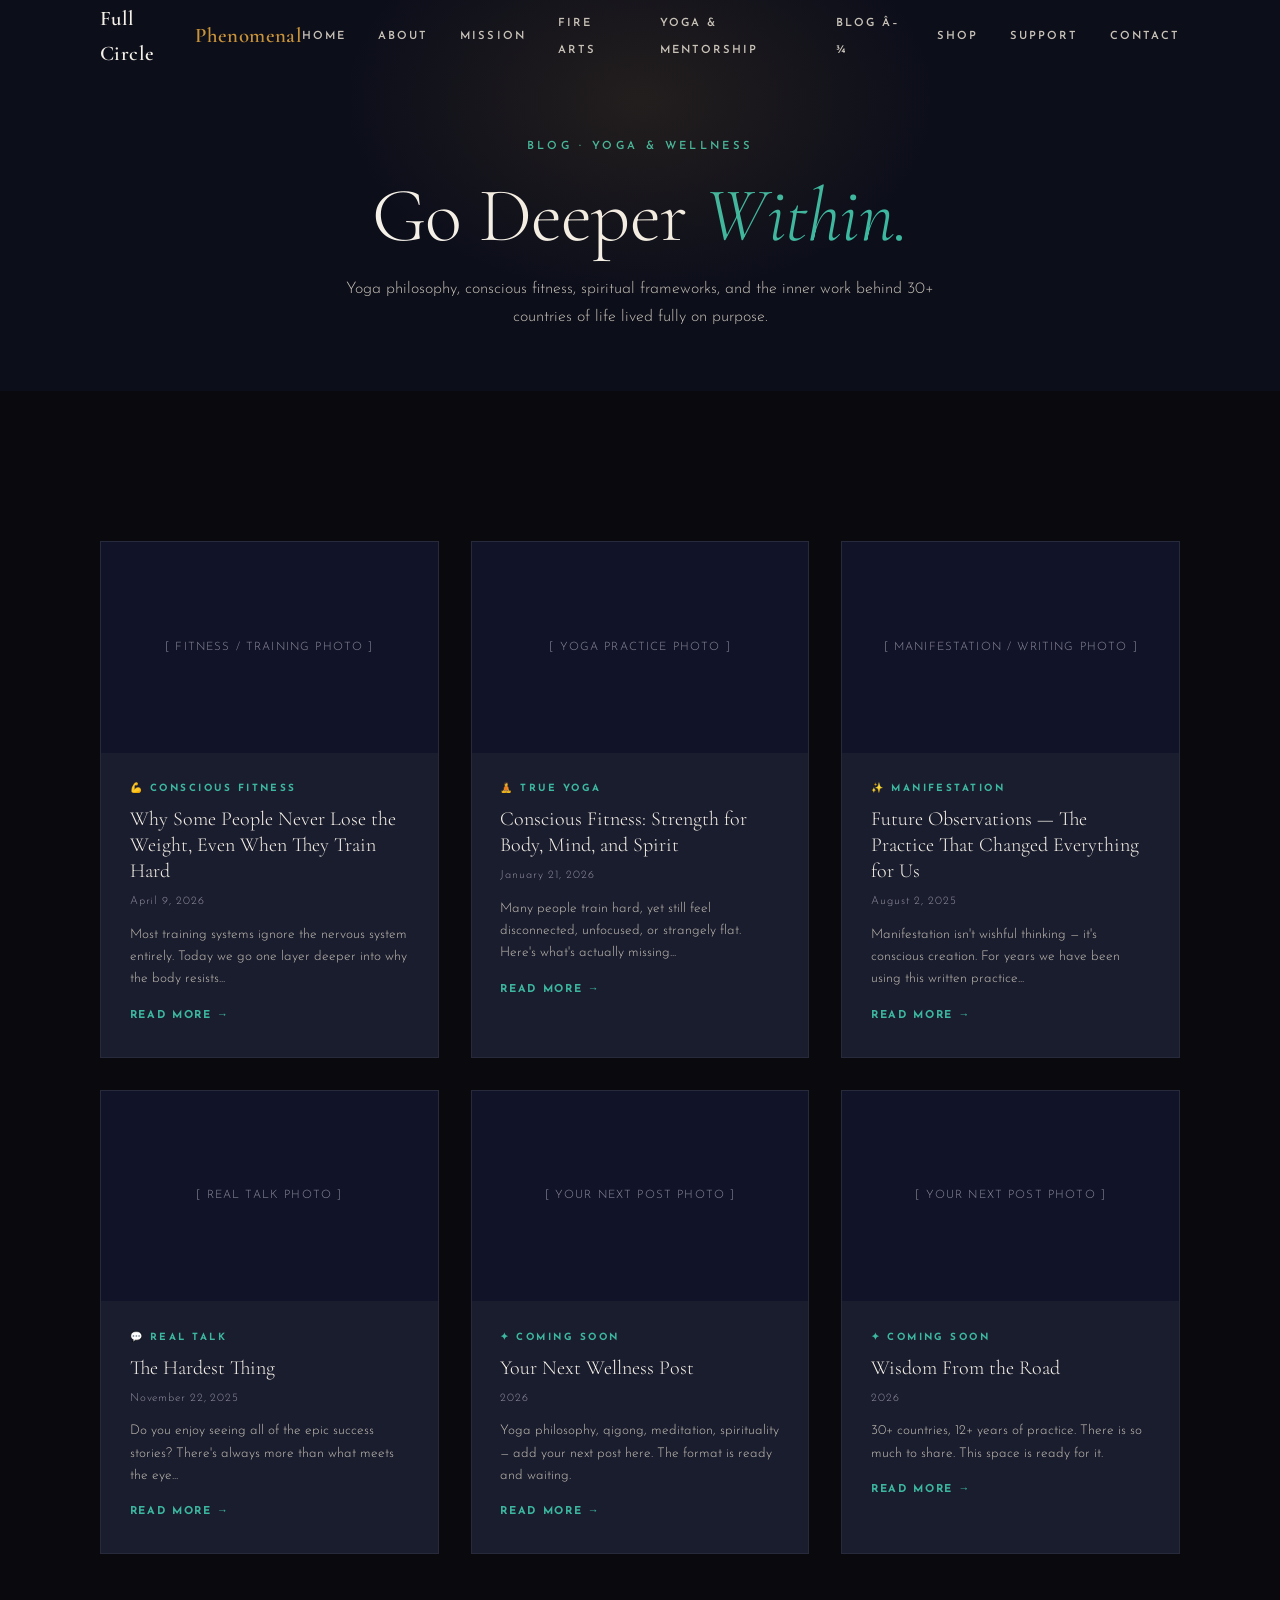
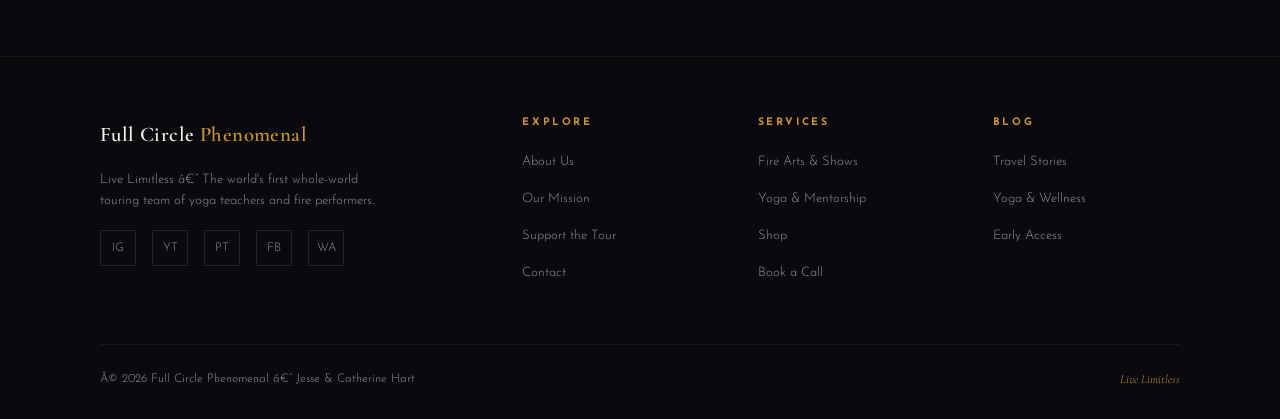
<file: blog-wellness.html>
<!DOCTYPE html>
<html lang="en">
<head>
  <meta charset="UTF-8">
  <meta name="viewport" content="width=device-width, initial-scale=1.0">
  <title>Yoga &amp; Wellness Blog — Full Circle Phenomenal</title>
  <meta name="description" content="Yoga philosophy, conscious fitness, spirituality, and personal development — written from the road across 30+ countries.">
  <link rel="icon" href="https://full-circle-phenomenal.com/wp-content/uploads/2024/10/cropped-photo-output-270x270.jpeg">
  <link rel="stylesheet" href="../css/global.css">
  <style>
    .blog-grid { display:grid;grid-template-columns:repeat(3,1fr);gap:2rem;margin-top:3rem; }
    .blog-card { background:var(--card-bg);border:1px solid rgba(255,255,255,0.06);overflow:hidden;transition:all var(--transition);display:block;text-decoration:none;color:inherit; }
    .blog-card:hover { transform:translateY(-4px);border-color:rgba(61,184,160,0.3);box-shadow:0 20px 60px rgba(0,0,0,0.4); }
    .blog-card__img-ph { width:100%;aspect-ratio:16/10;background:var(--midnight);display:flex;align-items:center;justify-content:center;color:var(--text-muted);font-size:0.72rem;letter-spacing:0.1em;text-transform:uppercase;transition:transform 0.4s; }
    .blog-card:hover .blog-card__img-ph { transform:scale(1.02); }
    .blog-card__body { padding:1.8rem; }
    .blog-card__tag { font-size:0.62rem;font-weight:700;letter-spacing:0.25em;text-transform:uppercase;color:var(--teal);margin-bottom:0.5rem; }
    .blog-card__title { font-family:var(--font-display);font-size:1.25rem;color:var(--white);margin-bottom:0.5rem;line-height:1.3; }
    .blog-card__date { font-size:0.7rem;color:var(--text-muted);letter-spacing:0.08em;margin-bottom:0.8rem; }
    .blog-card__excerpt { font-size:0.84rem;color:var(--text-body);line-height:1.65; }
    .blog-card__read { display:inline-block;margin-top:1rem;font-size:0.68rem;font-weight:700;letter-spacing:0.15em;text-transform:uppercase;color:var(--teal); }
    @media(max-width:900px) { .blog-grid { grid-template-columns:1fr 1fr; } }
    @media(max-width:600px) { .blog-grid { grid-template-columns:1fr; } }
  </style>
</head>
<body>
  <div id="nav-inject"></div>

  <section class="page-hero">
    <div class="container">
      <span class="eyebrow">Blog · Yoga &amp; Wellness</span>
      <h1>Go Deeper <em style="color:var(--teal);">Within.</em></h1>
      <p>Yoga philosophy, conscious fitness, spiritual frameworks, and the inner work behind 30+ countries of life lived fully on purpose.</p>
    </div>
  </section>

  <section class="section">
    <div class="container">
      <div class="blog-grid">

        <a href="#" class="blog-card reveal">
          <div class="blog-card__img-ph">[ Fitness / Training Photo ]</div>
          <div class="blog-card__body">
            <div class="blog-card__tag">💪 Conscious Fitness</div>
            <div class="blog-card__title">Why Some People Never Lose the Weight, Even When They Train Hard</div>
            <div class="blog-card__date">April 9, 2026</div>
            <div class="blog-card__excerpt">Most training systems ignore the nervous system entirely. Today we go one layer deeper into why the body resists...</div>
            <span class="blog-card__read">Read More →</span>
          </div>
        </a>

        <a href="#" class="blog-card reveal">
          <div class="blog-card__img-ph">[ Yoga Practice Photo ]</div>
          <div class="blog-card__body">
            <div class="blog-card__tag">🧘 True Yoga</div>
            <div class="blog-card__title">Conscious Fitness: Strength for Body, Mind, and Spirit</div>
            <div class="blog-card__date">January 21, 2026</div>
            <div class="blog-card__excerpt">Many people train hard, yet still feel disconnected, unfocused, or strangely flat. Here's what's actually missing...</div>
            <span class="blog-card__read">Read More →</span>
          </div>
        </a>

        <a href="#" class="blog-card reveal">
          <div class="blog-card__img-ph">[ Manifestation / Writing Photo ]</div>
          <div class="blog-card__body">
            <div class="blog-card__tag">✨ Manifestation</div>
            <div class="blog-card__title">Future Observations — The Practice That Changed Everything for Us</div>
            <div class="blog-card__date">August 2, 2025</div>
            <div class="blog-card__excerpt">Manifestation isn't wishful thinking — it's conscious creation. For years we have been using this written practice...</div>
            <span class="blog-card__read">Read More →</span>
          </div>
        </a>

        <a href="#" class="blog-card reveal">
          <div class="blog-card__img-ph">[ Real Talk Photo ]</div>
          <div class="blog-card__body">
            <div class="blog-card__tag">💬 Real Talk</div>
            <div class="blog-card__title">The Hardest Thing</div>
            <div class="blog-card__date">November 22, 2025</div>
            <div class="blog-card__excerpt">Do you enjoy seeing all of the epic success stories? There's always more than what meets the eye...</div>
            <span class="blog-card__read">Read More →</span>
          </div>
        </a>

        <a href="#" class="blog-card reveal">
          <div class="blog-card__img-ph">[ Your Next Post Photo ]</div>
          <div class="blog-card__body">
            <div class="blog-card__tag">✦ Coming Soon</div>
            <div class="blog-card__title">Your Next Wellness Post</div>
            <div class="blog-card__date">2026</div>
            <div class="blog-card__excerpt">Yoga philosophy, qigong, meditation, spirituality — add your next post here. The format is ready and waiting.</div>
            <span class="blog-card__read">Read More →</span>
          </div>
        </a>

        <a href="#" class="blog-card reveal">
          <div class="blog-card__img-ph">[ Your Next Post Photo ]</div>
          <div class="blog-card__body">
            <div class="blog-card__tag">✦ Coming Soon</div>
            <div class="blog-card__title">Wisdom From the Road</div>
            <div class="blog-card__date">2026</div>
            <div class="blog-card__excerpt">30+ countries, 12+ years of practice. There is so much to share. This space is ready for it.</div>
            <span class="blog-card__read">Read More →</span>
          </div>
        </a>

      </div>
    </div>
  </section>

  <div id="footer-inject"></div>
  <script src="../js/components.js"></script>
</body>
</html>
</file>
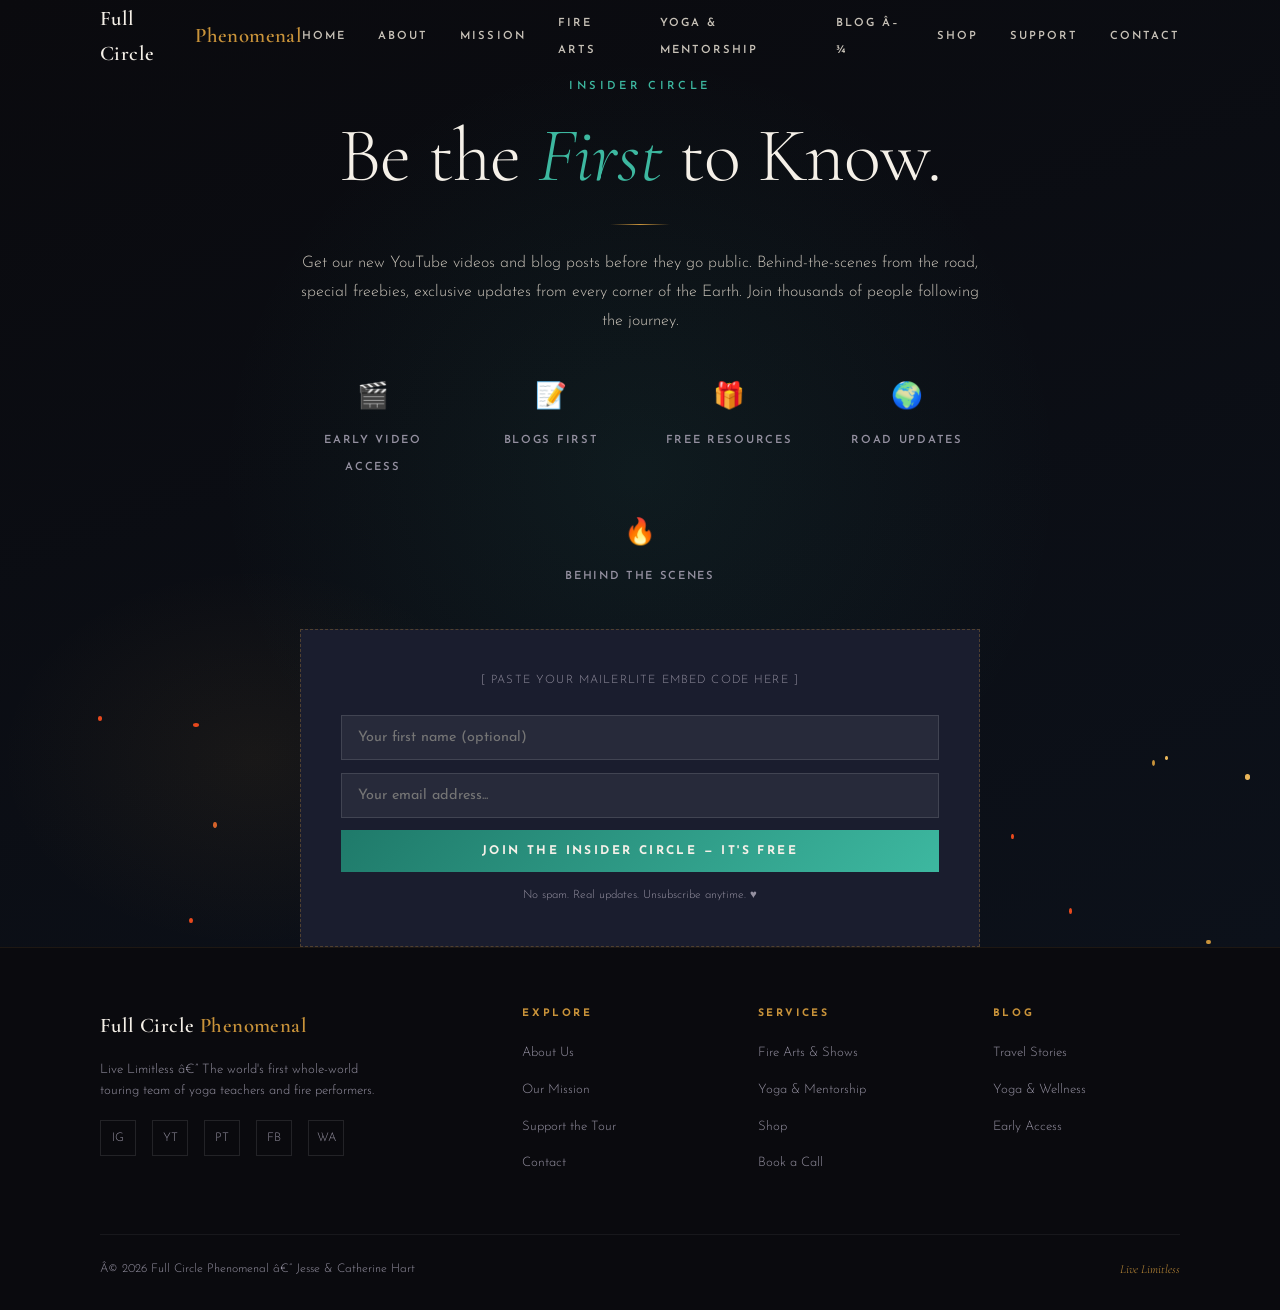
<file: early-access.html>
<!DOCTYPE html>
<html lang="en">
<head>
  <meta charset="UTF-8">
  <meta name="viewport" content="width=device-width, initial-scale=1.0">
  <title>Early Access — Full Circle Phenomenal</title>
  <meta name="description" content="Join the Insider Circle. Get blogs and YouTube videos before public release, behind-the-scenes updates from the road, and exclusive freebies.">
  <link rel="icon" href="https://full-circle-phenomenal.com/wp-content/uploads/2024/10/cropped-photo-output-270x270.jpeg">
  <link rel="stylesheet" href="../css/global.css">
  <style>
    .ea-hero { min-height:100vh;display:flex;align-items:center;justify-content:center;background:var(--black);position:relative;overflow:hidden;padding-top:var(--nav-height); }
    .ea-hero__bg { position:absolute;inset:0;background:radial-gradient(ellipse 60% 80% at 50% 50%,rgba(61,184,160,0.08) 0%,transparent 55%),radial-gradient(ellipse 40% 40% at 20% 80%,rgba(201,147,58,0.07) 0%,transparent 50%),linear-gradient(160deg,#0a0a0e,#0c111a); }
    .ea-inner { position:relative;z-index:2;text-align:center;max-width:680px;margin:0 auto; }
    .ea-inner h1 { font-size:clamp(2.5rem,6vw,5rem);animation:fadeUp 0.8s 0.2s both; }
    .ea-inner p { animation:fadeUp 0.8s 0.4s both;font-size:1rem;line-height:1.8; }
    .perks-row { display:flex;gap:2rem;justify-content:center;flex-wrap:wrap;margin:2.5rem 0;animation:fadeUp 0.8s 0.5s both; }
    .perk { text-align:center;flex:1;min-width:120px; }
    .perk__icon { font-size:1.6rem;display:block;margin-bottom:0.4rem; }
    .perk__label { font-size:0.7rem;font-weight:600;letter-spacing:0.15em;text-transform:uppercase;color:var(--text-muted); }
    .mailerlite-placeholder { background:var(--card-bg);border:1px dashed rgba(201,147,58,0.3);padding:2.5rem;margin-top:2rem;animation:fadeUp 0.8s 0.6s both; }
    .mailerlite-placeholder input { width:100%;background:rgba(255,255,255,0.06);border:1px solid rgba(255,255,255,0.12);color:var(--white);font-family:var(--font-body);font-size:0.9rem;padding:14px 16px;margin-bottom:0.8rem;outline:none;transition:border-color var(--transition); }
    .mailerlite-placeholder input:focus { border-color:var(--teal); }
    .mailerlite-placeholder button { width:100%;background:linear-gradient(135deg,var(--teal-dark),var(--teal));color:var(--white);border:none;padding:15px;font-family:var(--font-body);font-size:0.75rem;font-weight:700;letter-spacing:0.2em;text-transform:uppercase;cursor:pointer;transition:opacity var(--transition); }
    .mailerlite-placeholder button:hover { opacity:0.9; }
  </style>
</head>
<body>
  <div id="nav-inject"></div>

  <section class="ea-hero">
    <div class="ea-hero__bg ember-zone"></div>
    <div class="container">
      <div class="ea-inner">
        <span class="eyebrow">Insider Circle</span>
        <h1>Be the <em style="color:var(--teal);">First</em> to Know.</h1>
        <div class="divider"></div>
        <p>Get our new YouTube videos and blog posts before they go public. Behind-the-scenes from the road, special freebies, exclusive updates from every corner of the Earth. Join thousands of people following the journey.</p>
        <div class="perks-row">
          <div class="perk"><span class="perk__icon">🎬</span><span class="perk__label">Early Video Access</span></div>
          <div class="perk"><span class="perk__icon">📝</span><span class="perk__label">Blogs First</span></div>
          <div class="perk"><span class="perk__icon">🎁</span><span class="perk__label">Free Resources</span></div>
          <div class="perk"><span class="perk__icon">🌍</span><span class="perk__label">Road Updates</span></div>
          <div class="perk"><span class="perk__icon">🔥</span><span class="perk__label">Behind the Scenes</span></div>
        </div>

        <!-- REPLACE THIS BLOCK with your actual MailerLite embed code -->
        <div class="mailerlite-placeholder">
          <p style="color:var(--text-muted);font-size:0.72rem;letter-spacing:0.1em;text-transform:uppercase;margin-bottom:1.5rem;">[ Paste your MailerLite embed code here ]</p>
          <input type="text" placeholder="Your first name (optional)">
          <input type="email" placeholder="Your email address...">
          <button type="button">Join the Insider Circle — It's Free</button>
          <p style="font-size:0.72rem;color:var(--text-muted);margin-top:0.8rem;">No spam. Real updates. Unsubscribe anytime. ♥</p>
        </div>

      </div>
    </div>
  </section>

  <div id="footer-inject"></div>
  <script src="../js/components.js"></script>
</body>
</html>
</file>
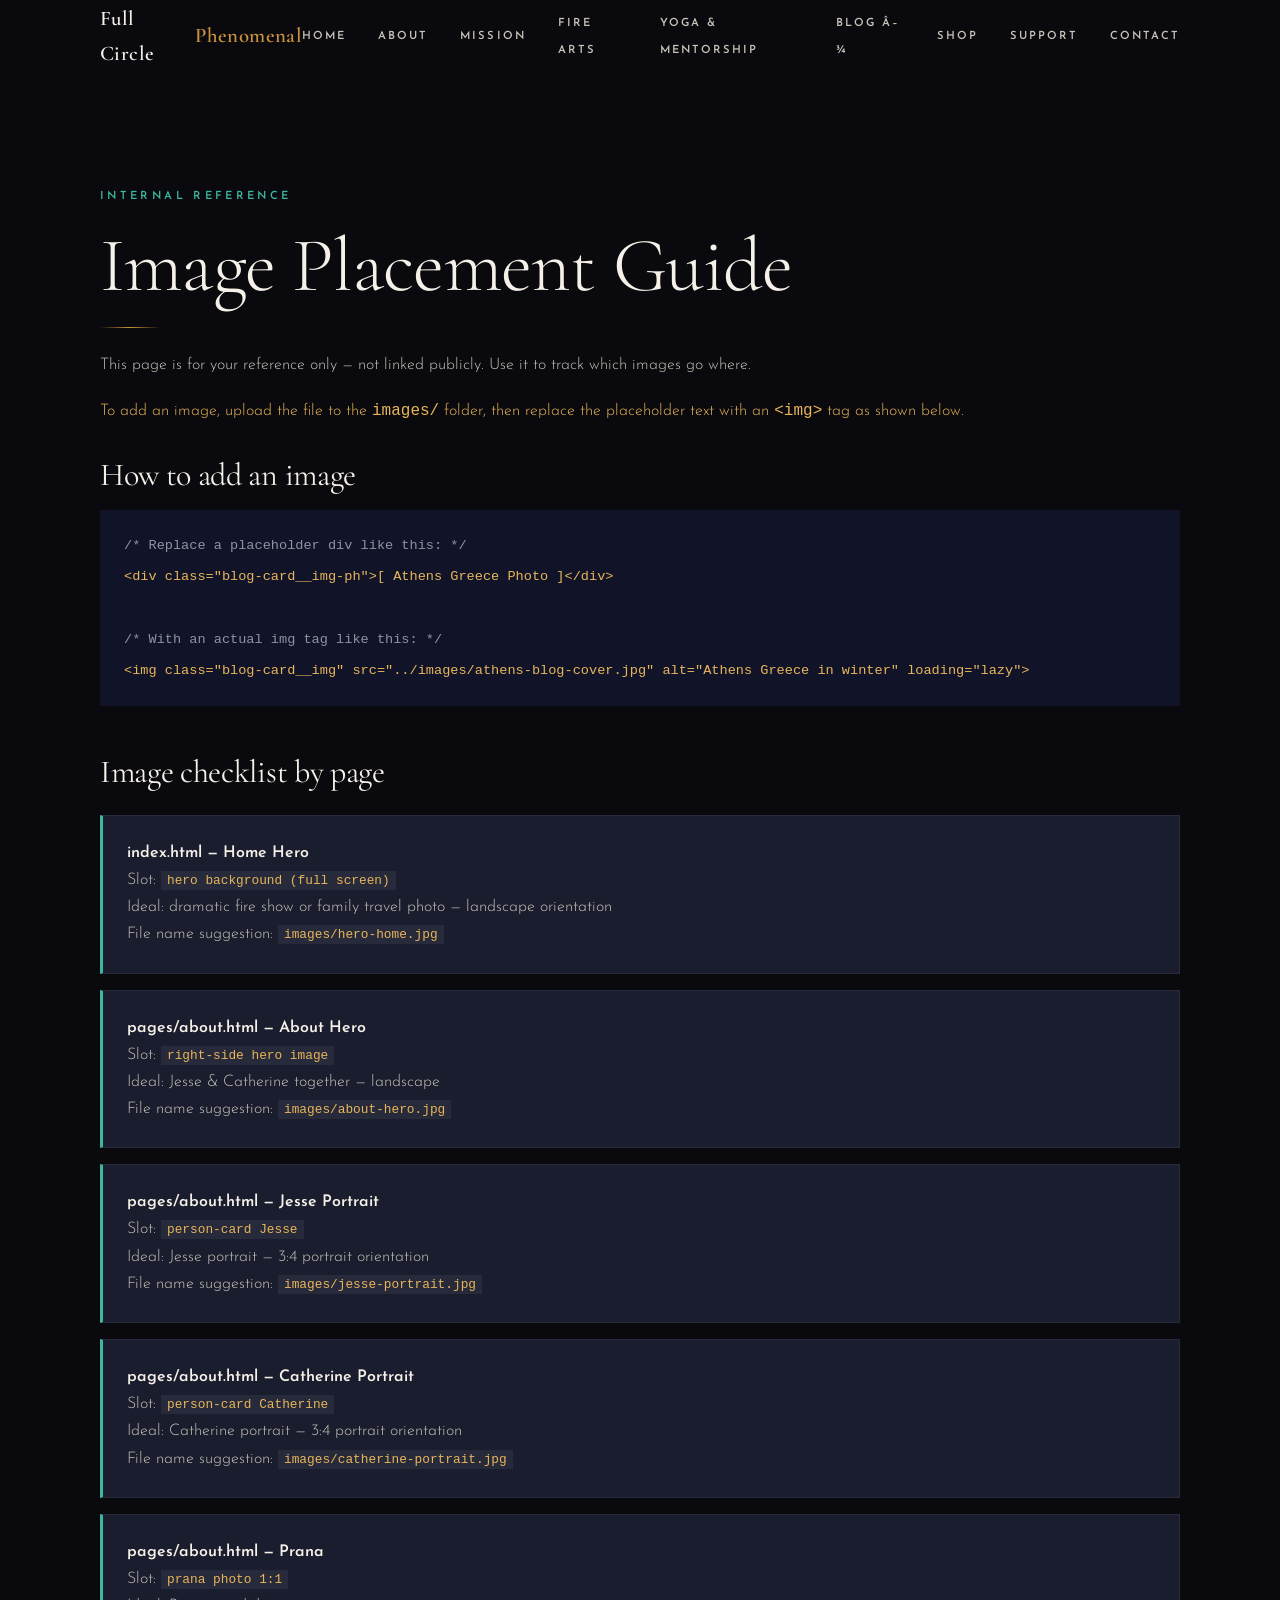
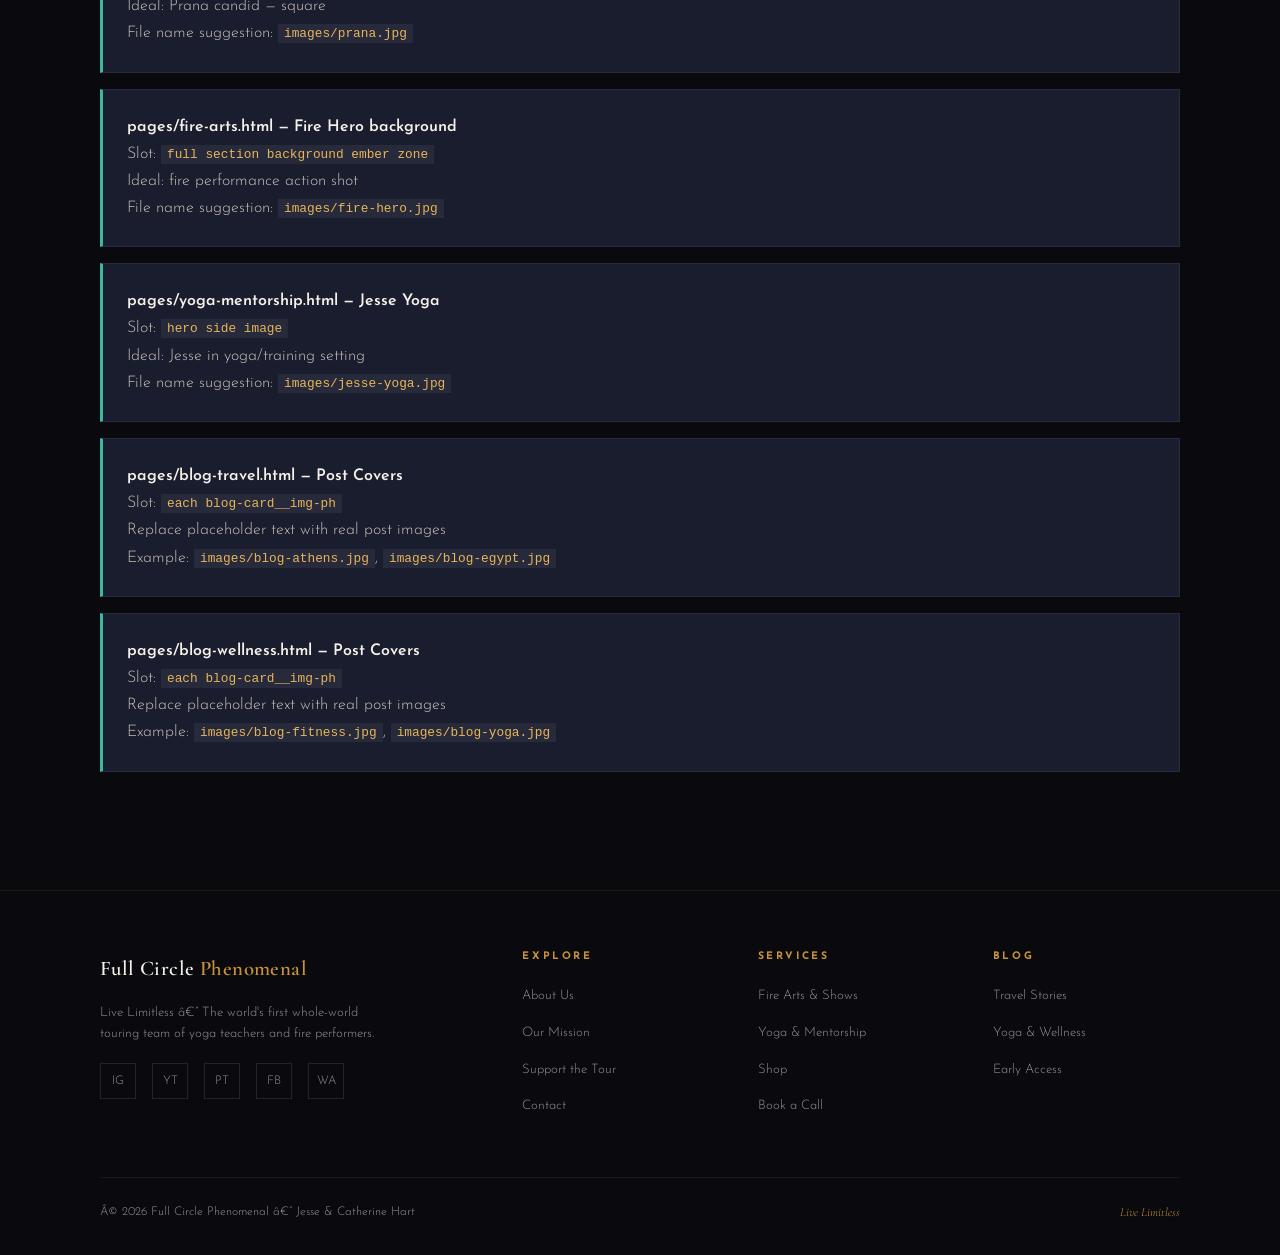
<file: images.html>
<!DOCTYPE html>
<html lang="en">
<head>
  <meta charset="UTF-8">
  <meta name="viewport" content="width=device-width, initial-scale=1.0">
  <title>Image Guide — FCP Site (Internal Reference)</title>
  <link rel="stylesheet" href="../css/global.css">
  <style>
    body { padding-top: 80px; }
    .img-ref { background:var(--card-bg);border:1px solid rgba(255,255,255,0.06);padding:1.5rem;margin-bottom:1rem;border-left:3px solid var(--teal); }
    .img-ref code { background:rgba(255,255,255,0.06);padding:2px 6px;font-size:0.8rem;color:var(--gold-light); }
  </style>
</head>
<body>
  <div id="nav-inject"></div>
  <section class="section">
    <div class="container">
      <span class="eyebrow">Internal Reference</span>
      <h1>Image Placement Guide</h1>
      <div class="divider" style="margin-left:0;margin-top:1rem;"></div>
      <p>This page is for your reference only — not linked publicly. Use it to track which images go where.</p>
      <p style="margin-top:1rem;color:var(--gold-light);">To add an image, upload the file to the <code>images/</code> folder, then replace the placeholder text with an <code>&lt;img&gt;</code> tag as shown below.</p>

      <div style="margin-top:2rem;">
        <h3 style="font-family:var(--font-display);margin-bottom:1rem;">How to add an image</h3>
        <div style="background:var(--midnight);padding:1.5rem;font-family:monospace;font-size:0.85rem;color:var(--gold-light);overflow-x:auto;">
          <p style="color:var(--text-muted);margin-bottom:0.5rem;">/* Replace a placeholder div like this: */</p>
          <p>&lt;div class="blog-card__img-ph"&gt;[ Athens Greece Photo ]&lt;/div&gt;</p>
          <br>
          <p style="color:var(--text-muted);margin-bottom:0.5rem;">/* With an actual img tag like this: */</p>
          <p>&lt;img class="blog-card__img" src="../images/athens-blog-cover.jpg" alt="Athens Greece in winter" loading="lazy"&gt;</p>
        </div>
      </div>

      <div style="margin-top:3rem;">
        <h3 style="font-family:var(--font-display);margin-bottom:1.5rem;">Image checklist by page</h3>

        <div class="img-ref"><strong style="color:var(--white);">index.html — Home Hero</strong><br>Slot: <code>hero background (full screen)</code><br>Ideal: dramatic fire show or family travel photo — landscape orientation<br>File name suggestion: <code>images/hero-home.jpg</code></div>

        <div class="img-ref"><strong style="color:var(--white);">pages/about.html — About Hero</strong><br>Slot: <code>right-side hero image</code><br>Ideal: Jesse & Catherine together — landscape<br>File name suggestion: <code>images/about-hero.jpg</code></div>

        <div class="img-ref"><strong style="color:var(--white);">pages/about.html — Jesse Portrait</strong><br>Slot: <code>person-card Jesse</code><br>Ideal: Jesse portrait — 3:4 portrait orientation<br>File name suggestion: <code>images/jesse-portrait.jpg</code></div>

        <div class="img-ref"><strong style="color:var(--white);">pages/about.html — Catherine Portrait</strong><br>Slot: <code>person-card Catherine</code><br>Ideal: Catherine portrait — 3:4 portrait orientation<br>File name suggestion: <code>images/catherine-portrait.jpg</code></div>

        <div class="img-ref"><strong style="color:var(--white);">pages/about.html — Prana</strong><br>Slot: <code>prana photo 1:1</code><br>Ideal: Prana candid — square<br>File name suggestion: <code>images/prana.jpg</code></div>

        <div class="img-ref"><strong style="color:var(--white);">pages/fire-arts.html — Fire Hero background</strong><br>Slot: <code>full section background ember zone</code><br>Ideal: fire performance action shot<br>File name suggestion: <code>images/fire-hero.jpg</code></div>

        <div class="img-ref"><strong style="color:var(--white);">pages/yoga-mentorship.html — Jesse Yoga</strong><br>Slot: <code>hero side image</code><br>Ideal: Jesse in yoga/training setting<br>File name suggestion: <code>images/jesse-yoga.jpg</code></div>

        <div class="img-ref"><strong style="color:var(--white);">pages/blog-travel.html — Post Covers</strong><br>Slot: <code>each blog-card__img-ph</code><br>Replace placeholder text with real post images<br>Example: <code>images/blog-athens.jpg</code>, <code>images/blog-egypt.jpg</code></div>

        <div class="img-ref"><strong style="color:var(--white);">pages/blog-wellness.html — Post Covers</strong><br>Slot: <code>each blog-card__img-ph</code><br>Replace placeholder text with real post images<br>Example: <code>images/blog-fitness.jpg</code>, <code>images/blog-yoga.jpg</code></div>
      </div>
    </div>
  </section>
  <div id="footer-inject"></div>
  <script src="../js/components.js"></script>
</body>
</html>
</file>
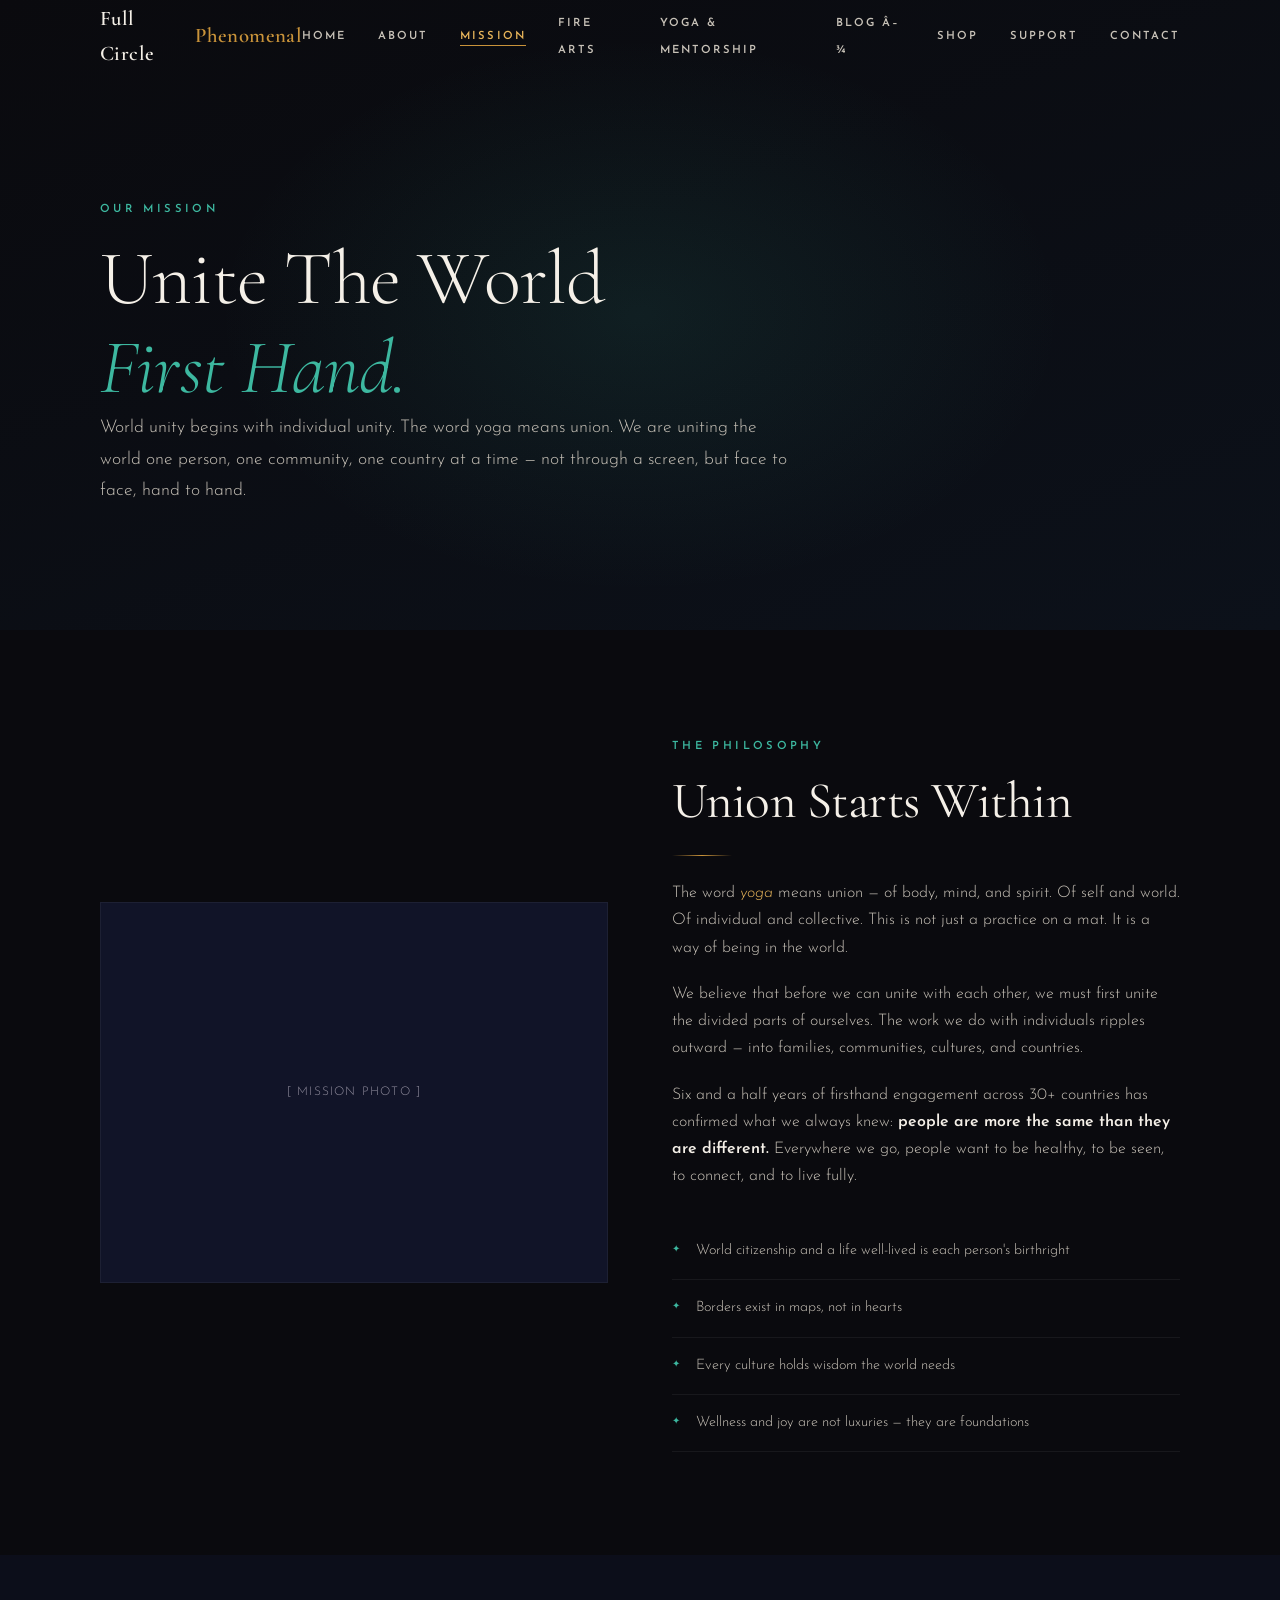
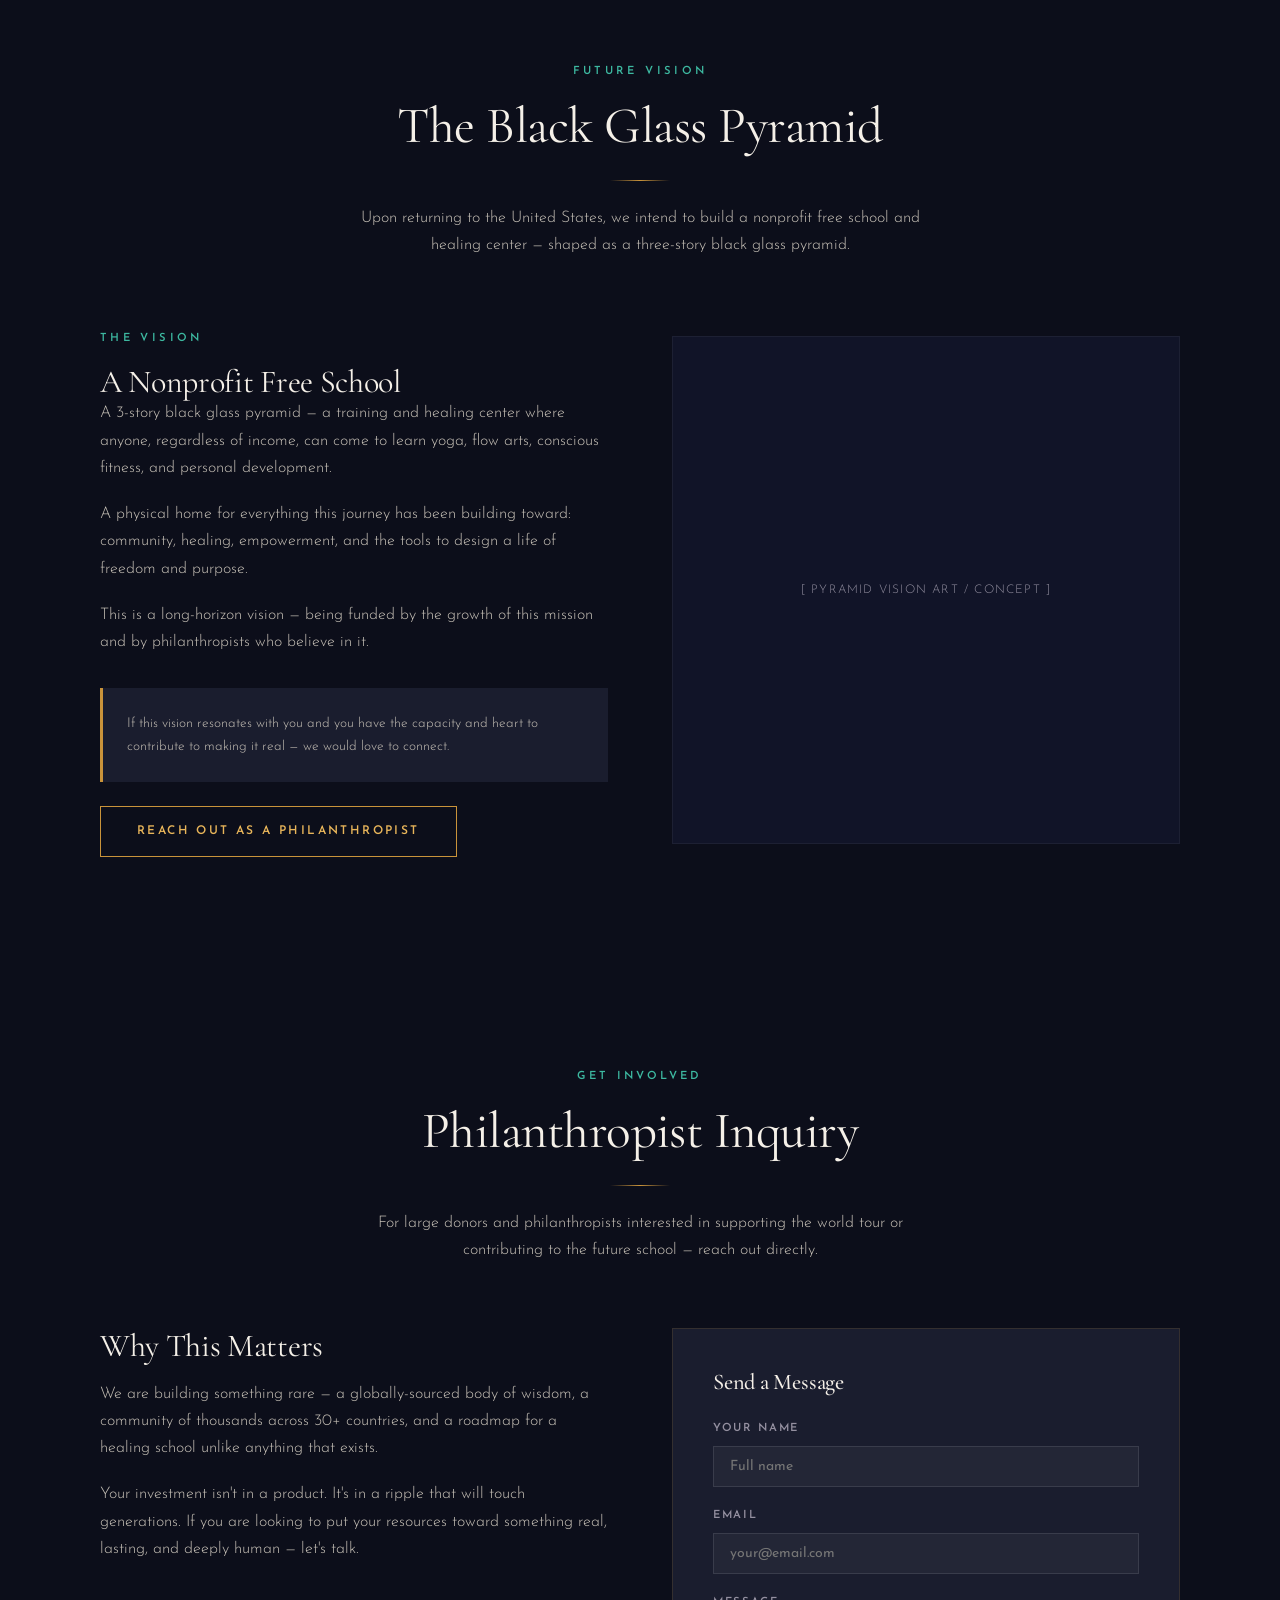
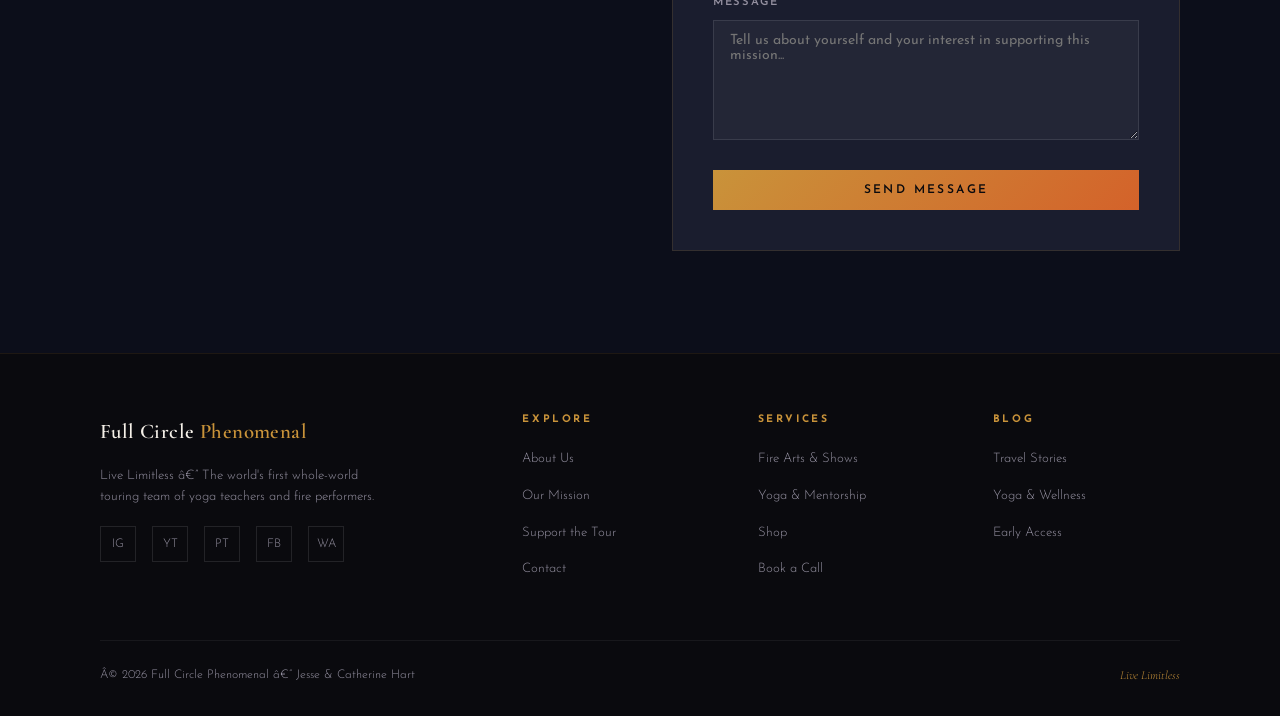
<file: mission.html>
<!DOCTYPE html>
<html lang="en">
<head>
  <meta charset="UTF-8">
  <meta name="viewport" content="width=device-width, initial-scale=1.0">
  <title>Our Mission — Full Circle Phenomenal</title>
  <meta name="description" content="Unite The World First Hand. The philosophy behind the world tour and the dream of a nonprofit healing school.">
  <link rel="icon" href="https://full-circle-phenomenal.com/wp-content/uploads/2024/10/cropped-photo-output-270x270.jpeg">
  <link rel="stylesheet" href="../css/global.css">
  <style>
    .mission-hero { position:relative;min-height:70vh;display:flex;align-items:center;background:var(--black);overflow:hidden;padding-top:var(--nav-height); }
    .mission-hero__bg { position:absolute;inset:0;background:radial-gradient(ellipse 60% 80% at 50% 50%,rgba(61,184,160,0.1) 0%,transparent 55%),linear-gradient(160deg,#0a0a0e,#0c111a); }
    .philosophy-grid { display:grid;grid-template-columns:1fr 1fr;gap:4rem;align-items:center; }
    .pyramid-section { padding:var(--section-pad) 0;background:var(--deep-navy); }
    .pyramid-inner { display:grid;grid-template-columns:1fr 1fr;gap:4rem;align-items:center; }
    .pyramid-visual { aspect-ratio:1;background:var(--midnight);display:flex;align-items:center;justify-content:center;font-size:0.75rem;color:var(--text-muted);letter-spacing:0.1em;text-transform:uppercase;border:1px solid rgba(255,255,255,0.05); }
    .mission-points { list-style:none;margin-top:2rem; }
    .mission-points li { padding:1rem 0;border-bottom:1px solid rgba(255,255,255,0.06);font-size:0.9rem;color:var(--text-body);padding-left:1.5rem;position:relative; }
    .mission-points li::before { content:'✦';position:absolute;left:0;color:var(--teal);font-size:0.6rem;top:1.2rem; }
    .contact-section { padding:var(--section-pad) 0; }
    .contact-inner { display:grid;grid-template-columns:1fr 1fr;gap:4rem;align-items:start; }
    @media(max-width:900px) { .philosophy-grid,.pyramid-inner,.contact-inner { grid-template-columns:1fr; } }
  </style>
</head>
<body>
  <div id="nav-inject"></div>

  <section class="mission-hero">
    <div class="mission-hero__bg"></div>
    <div class="container">
      <div style="max-width:700px;position:relative;z-index:2;">
        <span class="eyebrow">Our Mission</span>
        <h1 style="animation:fadeUp 0.8s 0.2s both;">Unite The World<br><em style="color:var(--teal);">First Hand.</em></h1>
        <p style="animation:fadeUp 0.8s 0.4s both;font-size:1.1rem;line-height:1.8;">World unity begins with individual unity. The word yoga means union. We are uniting the world one person, one community, one country at a time — not through a screen, but face to face, hand to hand.</p>
      </div>
    </div>
  </section>

  <section class="section">
    <div class="container">
      <div class="philosophy-grid">
        <div class="reveal">
          <div style="aspect-ratio:4/3;background:var(--midnight);display:flex;align-items:center;justify-content:center;color:var(--text-muted);font-size:0.75rem;letter-spacing:0.1em;text-transform:uppercase;border:1px solid rgba(255,255,255,0.05);">[ Mission Photo ]</div>
        </div>
        <div class="reveal">
          <span class="eyebrow">The Philosophy</span>
          <h2>Union Starts Within</h2>
          <div class="divider" style="margin-left:0;"></div>
          <p>The word <em>yoga</em> means union — of body, mind, and spirit. Of self and world. Of individual and collective. This is not just a practice on a mat. It is a way of being in the world.</p>
          <p>We believe that before we can unite with each other, we must first unite the divided parts of ourselves. The work we do with individuals ripples outward — into families, communities, cultures, and countries.</p>
          <p>Six and a half years of firsthand engagement across 30+ countries has confirmed what we always knew: <strong>people are more the same than they are different.</strong> Everywhere we go, people want to be healthy, to be seen, to connect, and to live fully.</p>
          <ul class="mission-points">
            <li>World citizenship and a life well-lived is each person's birthright</li>
            <li>Borders exist in maps, not in hearts</li>
            <li>Every culture holds wisdom the world needs</li>
            <li>Wellness and joy are not luxuries — they are foundations</li>
          </ul>
        </div>
      </div>
    </div>
  </section>

  <section class="pyramid-section">
    <div class="container">
      <div class="section-head section-head--center reveal">
        <span class="eyebrow">Future Vision</span>
        <h2>The Black Glass Pyramid</h2>
        <div class="divider"></div>
        <p style="max-width:600px;margin:0 auto;color:var(--text-body);">Upon returning to the United States, we intend to build a nonprofit free school and healing center — shaped as a three-story black glass pyramid.</p>
      </div>
      <div class="pyramid-inner" style="margin-top:3rem;">
        <div class="reveal">
          <span class="eyebrow">The Vision</span>
          <h3>A Nonprofit Free School</h3>
          <p>A 3-story black glass pyramid — a training and healing center where anyone, regardless of income, can come to learn yoga, flow arts, conscious fitness, and personal development.</p>
          <p>A physical home for everything this journey has been building toward: community, healing, empowerment, and the tools to design a life of freedom and purpose.</p>
          <p>This is a long-horizon vision — being funded by the growth of this mission and by philanthropists who believe in it.</p>
          <div style="margin-top:2rem;padding:1.5rem;background:var(--card-bg);border-left:3px solid var(--gold);">
            <p style="font-size:0.85rem;color:var(--text-body);margin:0;">If this vision resonates with you and you have the capacity and heart to contribute to making it real — we would love to connect.</p>
          </div>
          <a href="#contact" class="btn btn--outline" style="margin-top:1.5rem;">Reach Out as a Philanthropist</a>
        </div>
        <div class="reveal">
          <div class="pyramid-visual">[ Pyramid Vision Art / Concept ]</div>
        </div>
      </div>
    </div>
  </section>

  <section class="contact-section section--dark section" id="contact">
    <div class="container">
      <div class="section-head section-head--center reveal">
        <span class="eyebrow">Get Involved</span>
        <h2>Philanthropist Inquiry</h2>
        <div class="divider"></div>
        <p style="max-width:580px;margin:0 auto;color:var(--text-body);">For large donors and philanthropists interested in supporting the world tour or contributing to the future school — reach out directly.</p>
      </div>
      <div class="contact-inner" style="margin-top:3rem;">
        <div class="reveal">
          <h3 style="font-family:var(--font-display);margin-bottom:1rem;">Why This Matters</h3>
          <p>We are building something rare — a globally-sourced body of wisdom, a community of thousands across 30+ countries, and a roadmap for a healing school unlike anything that exists.</p>
          <p>Your investment isn't in a product. It's in a ripple that will touch generations. If you are looking to put your resources toward something real, lasting, and deeply human — let's talk.</p>
        </div>
        <div class="reveal">
          <div style="background:var(--card-bg);border:1px solid rgba(201,147,58,0.15);padding:2.5rem;">
            <h4 style="font-family:var(--font-display);margin-bottom:1.5rem;">Send a Message</h4>
            <form onsubmit="this.innerHTML='<p style=\'color:var(--gold-light);font-family:var(--font-display);font-style:italic;\'>Thank you — we\'ll be in touch. ✨</p>';return false;">
              <div class="form-group"><label>Your Name</label><input type="text" placeholder="Full name" required></div>
              <div class="form-group"><label>Email</label><input type="email" placeholder="your@email.com" required></div>
              <div class="form-group"><label>Message</label><textarea placeholder="Tell us about yourself and your interest in supporting this mission..."></textarea></div>
              <button type="submit" class="btn btn--primary" style="width:100%;justify-content:center;">Send Message</button>
            </form>
          </div>
        </div>
      </div>
    </div>
  </section>

  <div id="footer-inject"></div>
  <script src="../js/components.js"></script>
</body>
</html>
</file>
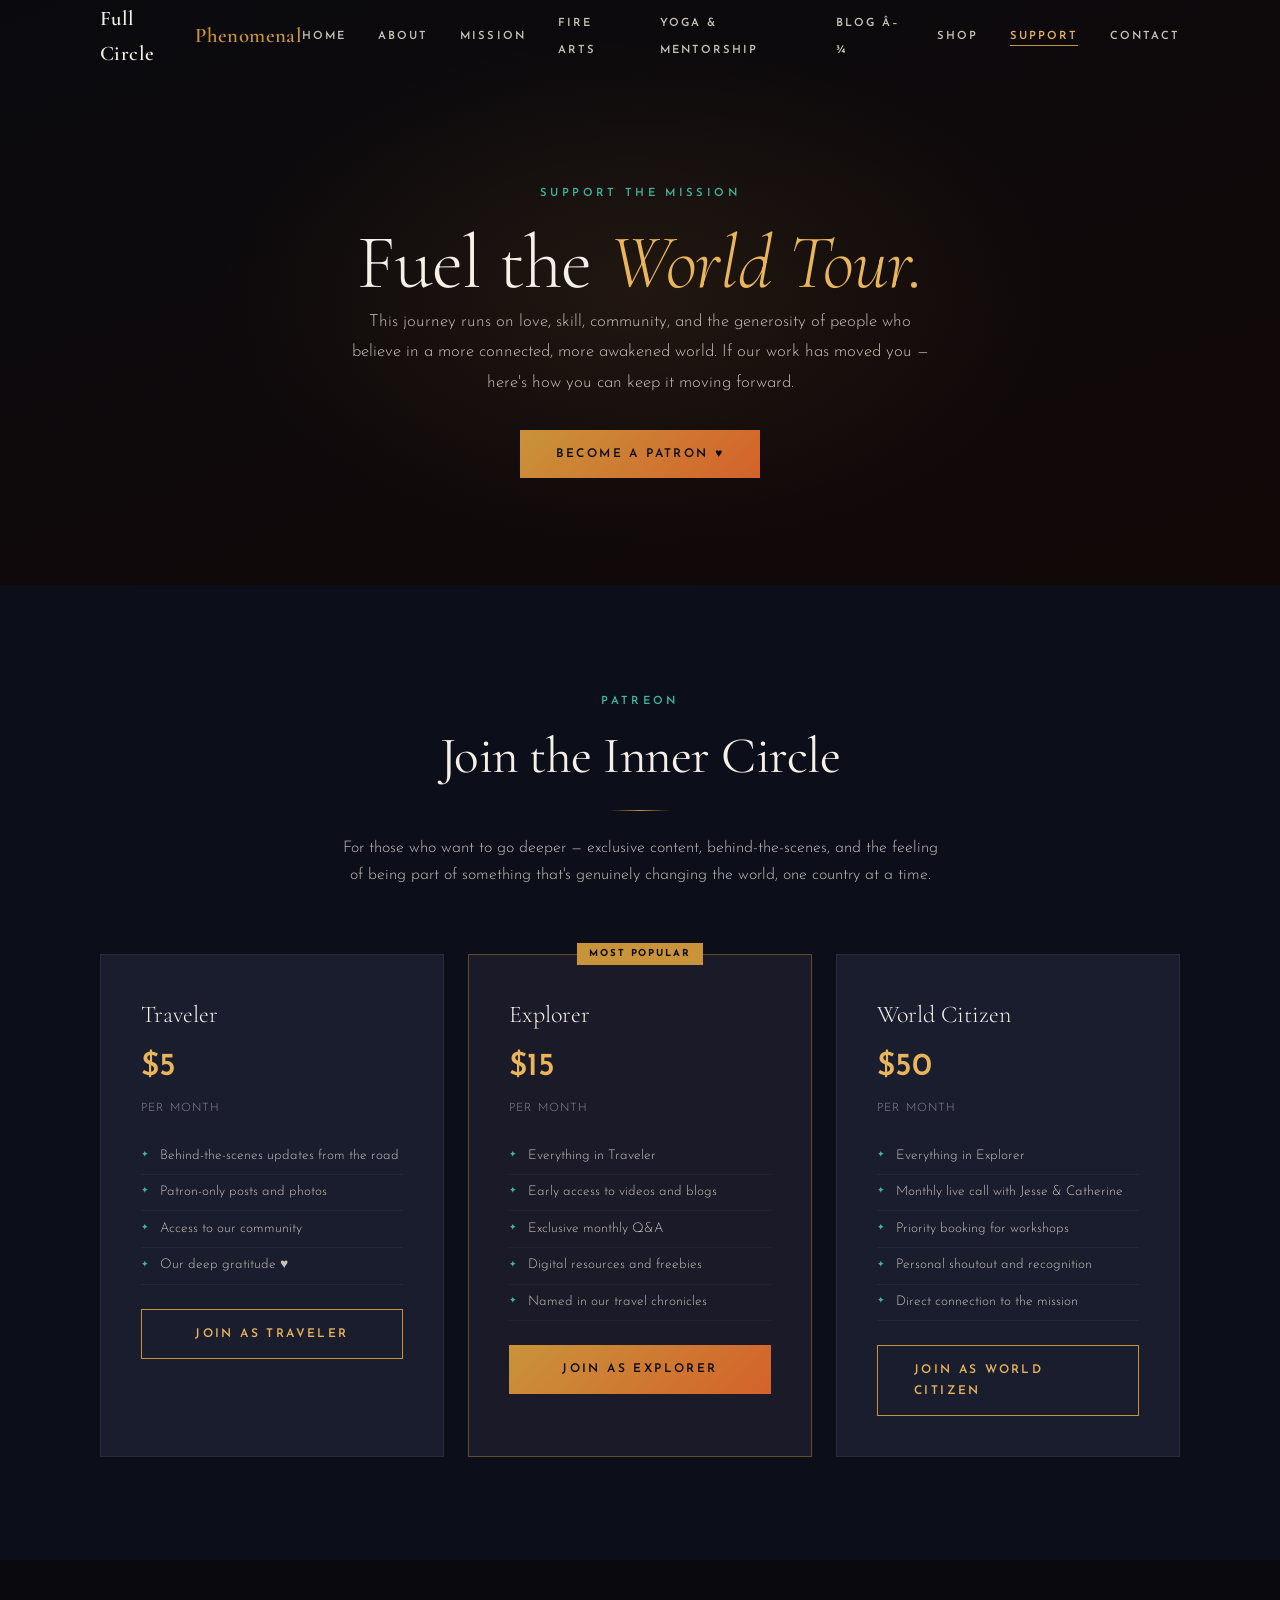
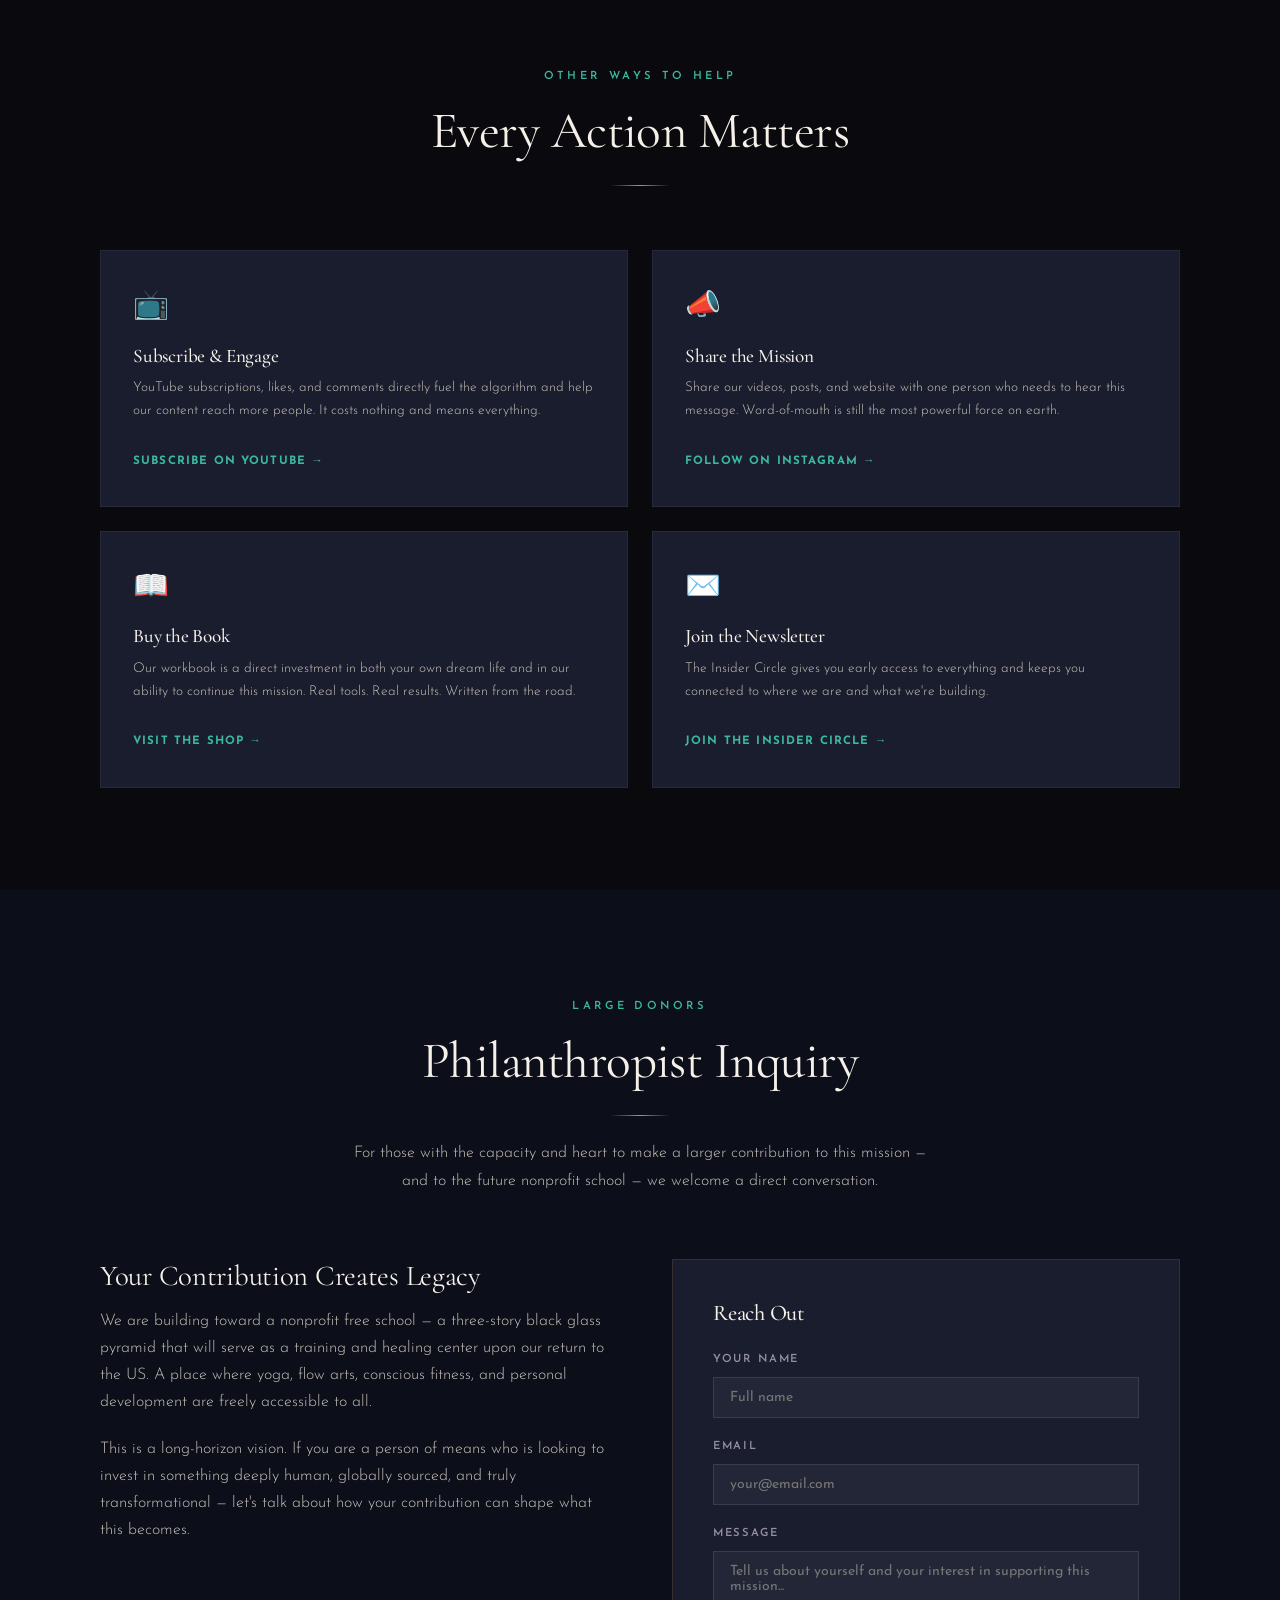
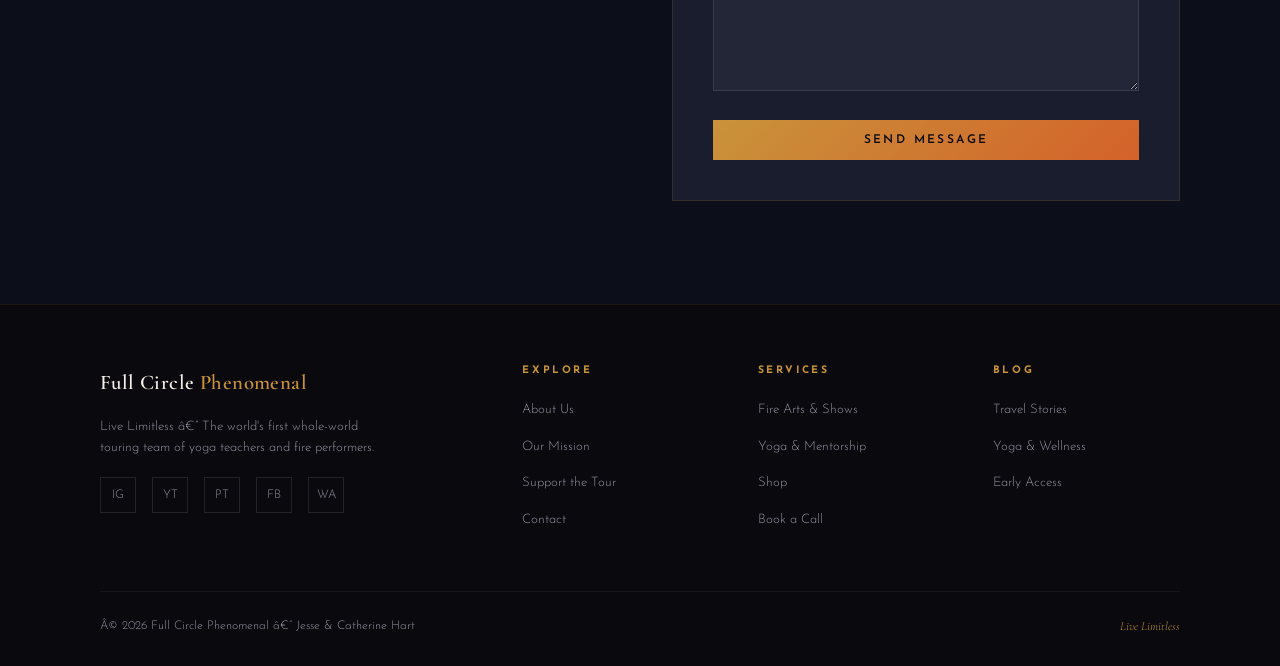
<file: support.html>
<!DOCTYPE html>
<html lang="en">
<head>
  <meta charset="UTF-8">
  <meta name="viewport" content="width=device-width, initial-scale=1.0">
  <title>Support the Journey — Full Circle Phenomenal</title>
  <meta name="description" content="Support the world's first whole-world touring fire and yoga family. Patreon tiers, philanthropist contact, and ways to fuel the mission.">
  <link rel="icon" href="https://full-circle-phenomenal.com/wp-content/uploads/2024/10/cropped-photo-output-270x270.jpeg">
  <link rel="stylesheet" href="../css/global.css">
  <style>
    .support-hero { position:relative;min-height:65vh;display:flex;align-items:center;background:var(--black);overflow:hidden;padding-top:var(--nav-height); }
    .support-hero__bg { position:absolute;inset:0;background:radial-gradient(ellipse 60% 80% at 50% 50%,rgba(201,147,58,0.1) 0%,transparent 55%),linear-gradient(160deg,#0a0a0e,#120808); }
    .tiers-grid { display:grid;grid-template-columns:repeat(3,1fr);gap:1.5rem;margin-top:3rem; }
    .tier-card { background:var(--card-bg);border:1px solid rgba(255,255,255,0.06);padding:2.5rem;position:relative;transition:all var(--transition); }
    .tier-card--featured { border-color:rgba(201,147,58,0.4);background:#1a1a28; }
    .tier-card--featured::before { content:'Most Popular';position:absolute;top:-12px;left:50%;transform:translateX(-50%);background:var(--gold);color:var(--black);font-size:0.6rem;font-weight:700;letter-spacing:0.2em;text-transform:uppercase;padding:3px 12px; }
    .tier-card:hover { transform:translateY(-4px); }
    .tier-card__name { font-family:var(--font-display);font-size:1.5rem;color:var(--white);margin-bottom:0.3rem; }
    .tier-card__price { font-size:2rem;font-weight:600;color:var(--gold-light);margin-bottom:0.3rem; }
    .tier-card__period { font-size:0.72rem;color:var(--text-muted);letter-spacing:0.1em;text-transform:uppercase;margin-bottom:1.2rem; }
    .tier-card__perks { list-style:none;margin-bottom:1.5rem; }
    .tier-card__perks li { font-size:0.84rem;color:var(--text-body);padding:0.4rem 0;padding-left:1.2rem;position:relative;border-bottom:1px solid rgba(255,255,255,0.04); }
    .tier-card__perks li::before { content:'✦';position:absolute;left:0;color:var(--teal);font-size:0.55rem;top:0.6rem; }
    .ways-grid { display:grid;grid-template-columns:1fr 1fr;gap:1.5rem;margin-top:2rem; }
    .way-card { padding:2rem;background:var(--card-bg);border:1px solid rgba(255,255,255,0.06); }
    .contact-section { padding:var(--section-pad) 0; }
    .contact-inner { display:grid;grid-template-columns:1fr 1fr;gap:4rem;align-items:start; }
    @media(max-width:900px) { .tiers-grid { grid-template-columns:1fr; max-width:400px; margin-left:auto; margin-right:auto; } .ways-grid { grid-template-columns:1fr; } .contact-inner { grid-template-columns:1fr; } }
  </style>
</head>
<body>
  <div id="nav-inject"></div>

  <section class="support-hero">
    <div class="support-hero__bg"></div>
    <div class="container">
      <div style="max-width:700px;position:relative;z-index:2;text-align:center;margin:0 auto;">
        <span class="eyebrow">Support the Mission</span>
        <h1 style="animation:fadeUp 0.8s 0.2s both;">Fuel the <em style="color:var(--gold-light);">World Tour.</em></h1>
        <p style="animation:fadeUp 0.8s 0.4s both;font-size:1.05rem;line-height:1.8;max-width:580px;margin:0 auto 2rem;">This journey runs on love, skill, community, and the generosity of people who believe in a more connected, more awakened world. If our work has moved you — here's how you can keep it moving forward.</p>
        <a href="https://www.patreon.com/c/unitetheworldfirsthand" target="_blank" rel="noopener" class="btn btn--primary" style="animation:fadeUp 0.8s 0.6s both;display:inline-flex;">Become a Patron ♥</a>
      </div>
    </div>
  </section>

  <section class="section" style="background:var(--deep-navy);">
    <div class="container">
      <div class="section-head section-head--center reveal">
        <span class="eyebrow">Patreon</span>
        <h2>Join the Inner Circle</h2>
        <div class="divider"></div>
        <p style="max-width:600px;margin:0 auto;color:var(--text-body);">For those who want to go deeper — exclusive content, behind-the-scenes, and the feeling of being part of something that's genuinely changing the world, one country at a time.</p>
      </div>
      <div class="tiers-grid">
        <div class="tier-card reveal">
          <div class="tier-card__name">Traveler</div>
          <div class="tier-card__price">$5</div>
          <div class="tier-card__period">per month</div>
          <ul class="tier-card__perks">
            <li>Behind-the-scenes updates from the road</li>
            <li>Patron-only posts and photos</li>
            <li>Access to our community</li>
            <li>Our deep gratitude ♥</li>
          </ul>
          <a href="https://www.patreon.com/c/unitetheworldfirsthand" target="_blank" rel="noopener" class="btn btn--outline" style="width:100%;justify-content:center;">Join as Traveler</a>
        </div>
        <div class="tier-card tier-card--featured reveal">
          <div class="tier-card__name">Explorer</div>
          <div class="tier-card__price">$15</div>
          <div class="tier-card__period">per month</div>
          <ul class="tier-card__perks">
            <li>Everything in Traveler</li>
            <li>Early access to videos and blogs</li>
            <li>Exclusive monthly Q&amp;A</li>
            <li>Digital resources and freebies</li>
            <li>Named in our travel chronicles</li>
          </ul>
          <a href="https://www.patreon.com/c/unitetheworldfirsthand" target="_blank" rel="noopener" class="btn btn--primary" style="width:100%;justify-content:center;">Join as Explorer</a>
        </div>
        <div class="tier-card reveal">
          <div class="tier-card__name">World Citizen</div>
          <div class="tier-card__price">$50</div>
          <div class="tier-card__period">per month</div>
          <ul class="tier-card__perks">
            <li>Everything in Explorer</li>
            <li>Monthly live call with Jesse &amp; Catherine</li>
            <li>Priority booking for workshops</li>
            <li>Personal shoutout and recognition</li>
            <li>Direct connection to the mission</li>
          </ul>
          <a href="https://www.patreon.com/c/unitetheworldfirsthand" target="_blank" rel="noopener" class="btn btn--outline" style="width:100%;justify-content:center;">Join as World Citizen</a>
        </div>
      </div>
    </div>
  </section>

  <section class="section">
    <div class="container">
      <div class="section-head section-head--center reveal">
        <span class="eyebrow">Other Ways to Help</span>
        <h2>Every Action Matters</h2>
        <div class="divider"></div>
      </div>
      <div class="ways-grid">
        <div class="way-card reveal">
          <p style="font-size:1.8rem;margin-bottom:0.8rem;">📺</p>
          <h4 style="font-family:var(--font-display);font-size:1.2rem;margin-bottom:0.6rem;">Subscribe &amp; Engage</h4>
          <p style="font-size:0.85rem;color:var(--text-body);">YouTube subscriptions, likes, and comments directly fuel the algorithm and help our content reach more people. It costs nothing and means everything.</p>
          <a href="https://youtube.com/fullcirclephenomenaljessehart" target="_blank" rel="noopener" style="font-size:0.72rem;color:var(--teal);font-weight:700;letter-spacing:0.1em;text-transform:uppercase;display:inline-block;margin-top:0.8rem;">Subscribe on YouTube →</a>
        </div>
        <div class="way-card reveal">
          <p style="font-size:1.8rem;margin-bottom:0.8rem;">📣</p>
          <h4 style="font-family:var(--font-display);font-size:1.2rem;margin-bottom:0.6rem;">Share the Mission</h4>
          <p style="font-size:0.85rem;color:var(--text-body);">Share our videos, posts, and website with one person who needs to hear this message. Word-of-mouth is still the most powerful force on earth.</p>
          <a href="https://instagram.com/fullcirclephenomenal" target="_blank" rel="noopener" style="font-size:0.72rem;color:var(--teal);font-weight:700;letter-spacing:0.1em;text-transform:uppercase;display:inline-block;margin-top:0.8rem;">Follow on Instagram →</a>
        </div>
        <div class="way-card reveal">
          <p style="font-size:1.8rem;margin-bottom:0.8rem;">📖</p>
          <h4 style="font-family:var(--font-display);font-size:1.2rem;margin-bottom:0.6rem;">Buy the Book</h4>
          <p style="font-size:0.85rem;color:var(--text-body);">Our workbook is a direct investment in both your own dream life and in our ability to continue this mission. Real tools. Real results. Written from the road.</p>
          <a href="shop.html" style="font-size:0.72rem;color:var(--teal);font-weight:700;letter-spacing:0.1em;text-transform:uppercase;display:inline-block;margin-top:0.8rem;">Visit the Shop →</a>
        </div>
        <div class="way-card reveal">
          <p style="font-size:1.8rem;margin-bottom:0.8rem;">✉️</p>
          <h4 style="font-family:var(--font-display);font-size:1.2rem;margin-bottom:0.6rem;">Join the Newsletter</h4>
          <p style="font-size:0.85rem;color:var(--text-body);">The Insider Circle gives you early access to everything and keeps you connected to where we are and what we're building.</p>
          <a href="early-access.html" style="font-size:0.72rem;color:var(--teal);font-weight:700;letter-spacing:0.1em;text-transform:uppercase;display:inline-block;margin-top:0.8rem;">Join the Insider Circle →</a>
        </div>
      </div>
    </div>
  </section>

  <section class="contact-section section--dark" id="philanthropist">
    <div class="container">
      <div class="section-head section-head--center reveal">
        <span class="eyebrow">Large Donors</span>
        <h2>Philanthropist Inquiry</h2>
        <div class="divider"></div>
        <p style="max-width:580px;margin:0 auto;color:var(--text-body);">For those with the capacity and heart to make a larger contribution to this mission — and to the future nonprofit school — we welcome a direct conversation.</p>
      </div>
      <div class="contact-inner" style="margin-top:3rem;">
        <div class="reveal">
          <h3 style="font-family:var(--font-display);font-size:1.8rem;margin-bottom:1rem;">Your Contribution Creates Legacy</h3>
          <p>We are building toward a nonprofit free school — a three-story black glass pyramid that will serve as a training and healing center upon our return to the US. A place where yoga, flow arts, conscious fitness, and personal development are freely accessible to all.</p>
          <p>This is a long-horizon vision. If you are a person of means who is looking to invest in something deeply human, globally sourced, and truly transformational — let's talk about how your contribution can shape what this becomes.</p>
        </div>
        <div class="reveal">
          <div style="background:var(--card-bg);border:1px solid rgba(201,147,58,0.15);padding:2.5rem;">
            <h4 style="font-family:var(--font-display);margin-bottom:1.5rem;">Reach Out</h4>
            <form onsubmit="this.innerHTML='<p style=\'color:var(--gold-light);font-family:var(--font-display);font-style:italic;text-align:center;\'>Thank you. We will be in touch personally. ✨</p>';return false;">
              <div class="form-group"><label>Your Name</label><input type="text" placeholder="Full name" required></div>
              <div class="form-group"><label>Email</label><input type="email" placeholder="your@email.com" required></div>
              <div class="form-group"><label>Message</label><textarea style="min-height:140px;" placeholder="Tell us about yourself and your interest in supporting this mission..."></textarea></div>
              <button type="submit" class="btn btn--primary" style="width:100%;justify-content:center;">Send Message</button>
            </form>
          </div>
        </div>
      </div>
    </div>
  </section>

  <div id="footer-inject"></div>
  <script src="../js/components.js"></script>
</body>
</html>
</file>
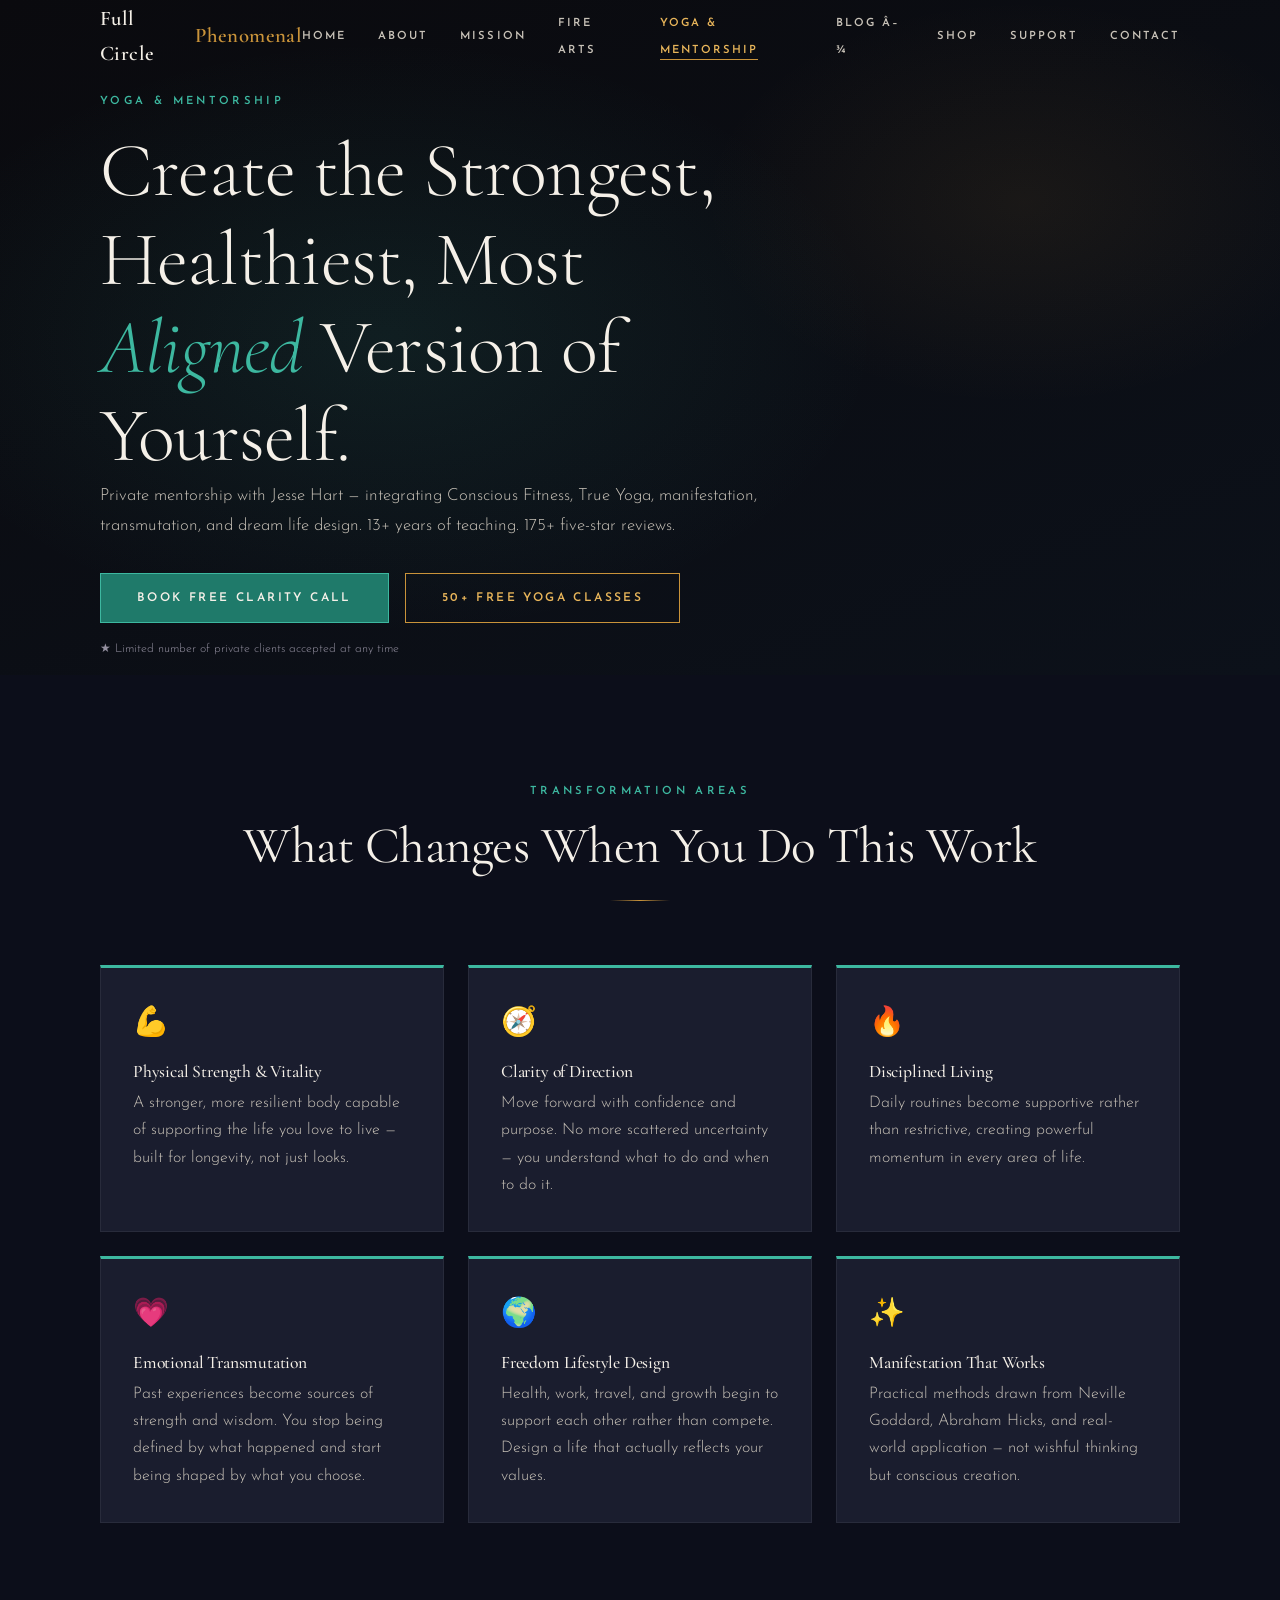
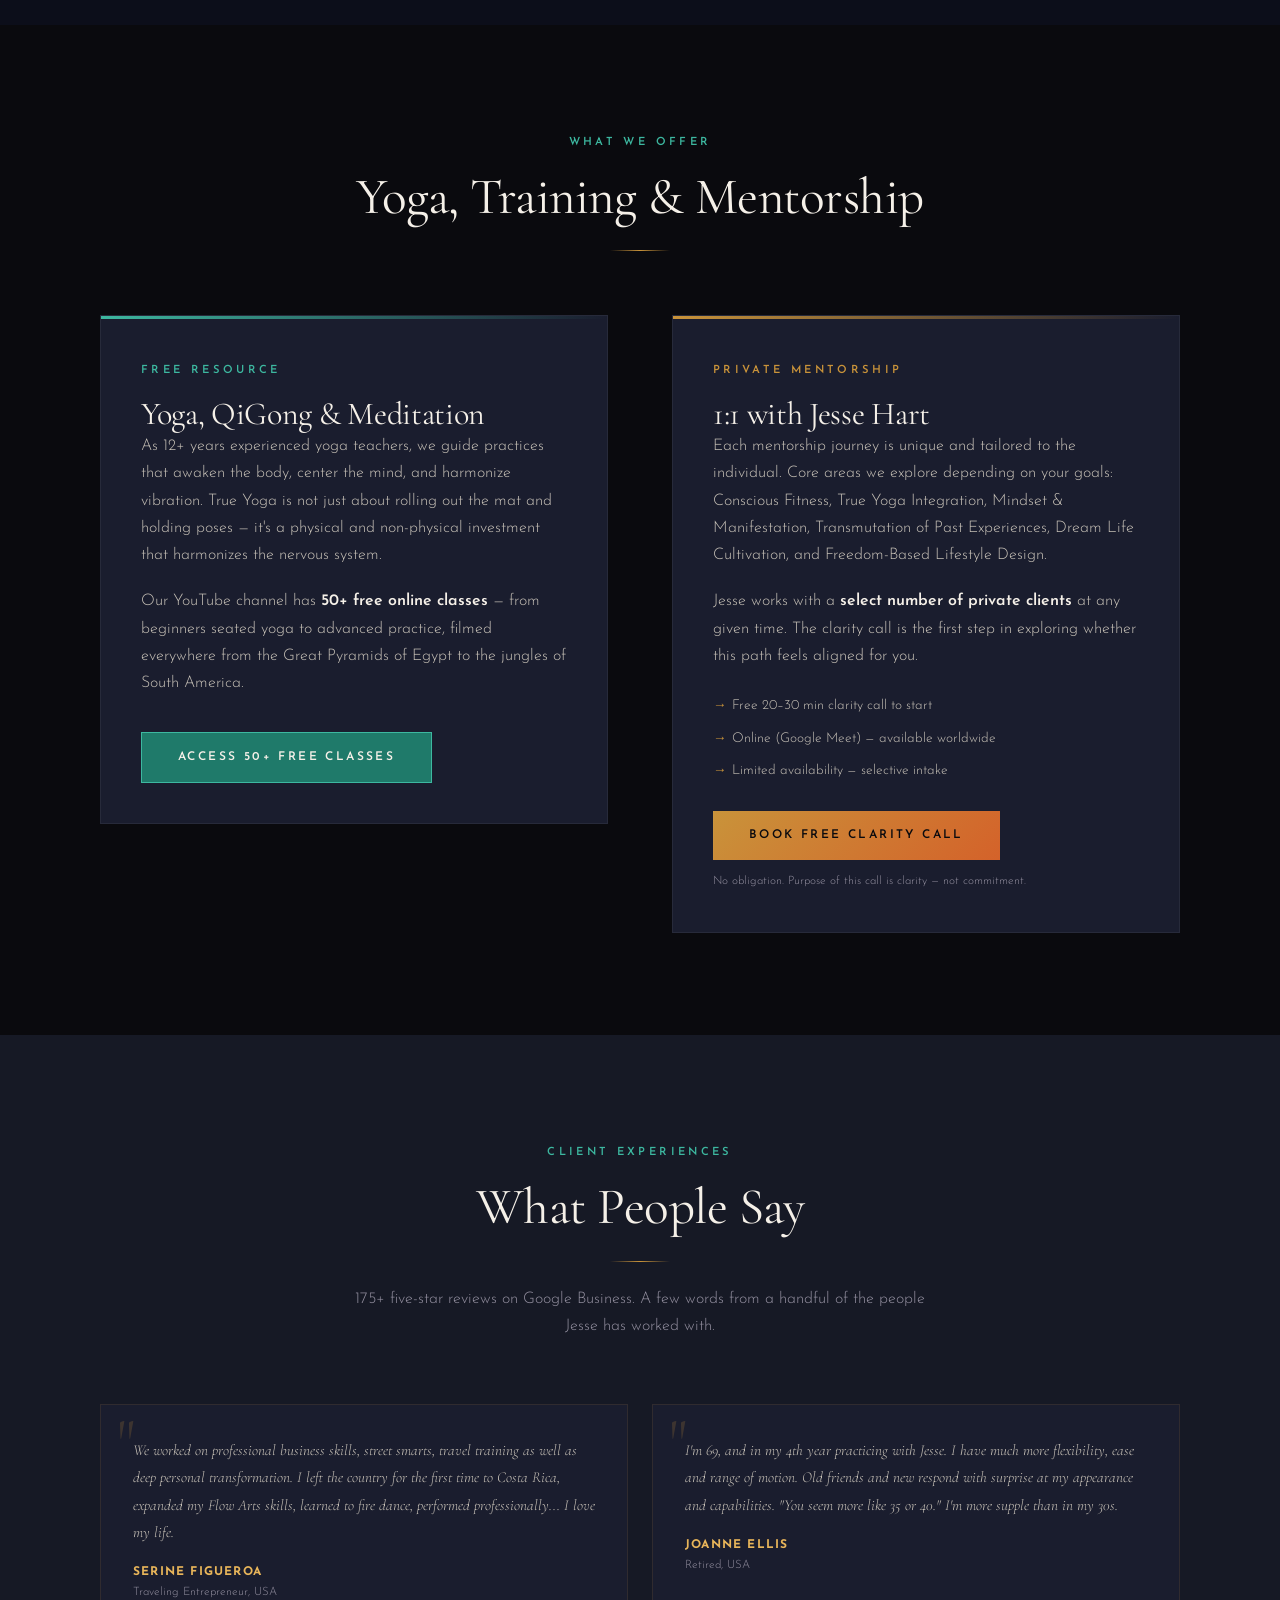
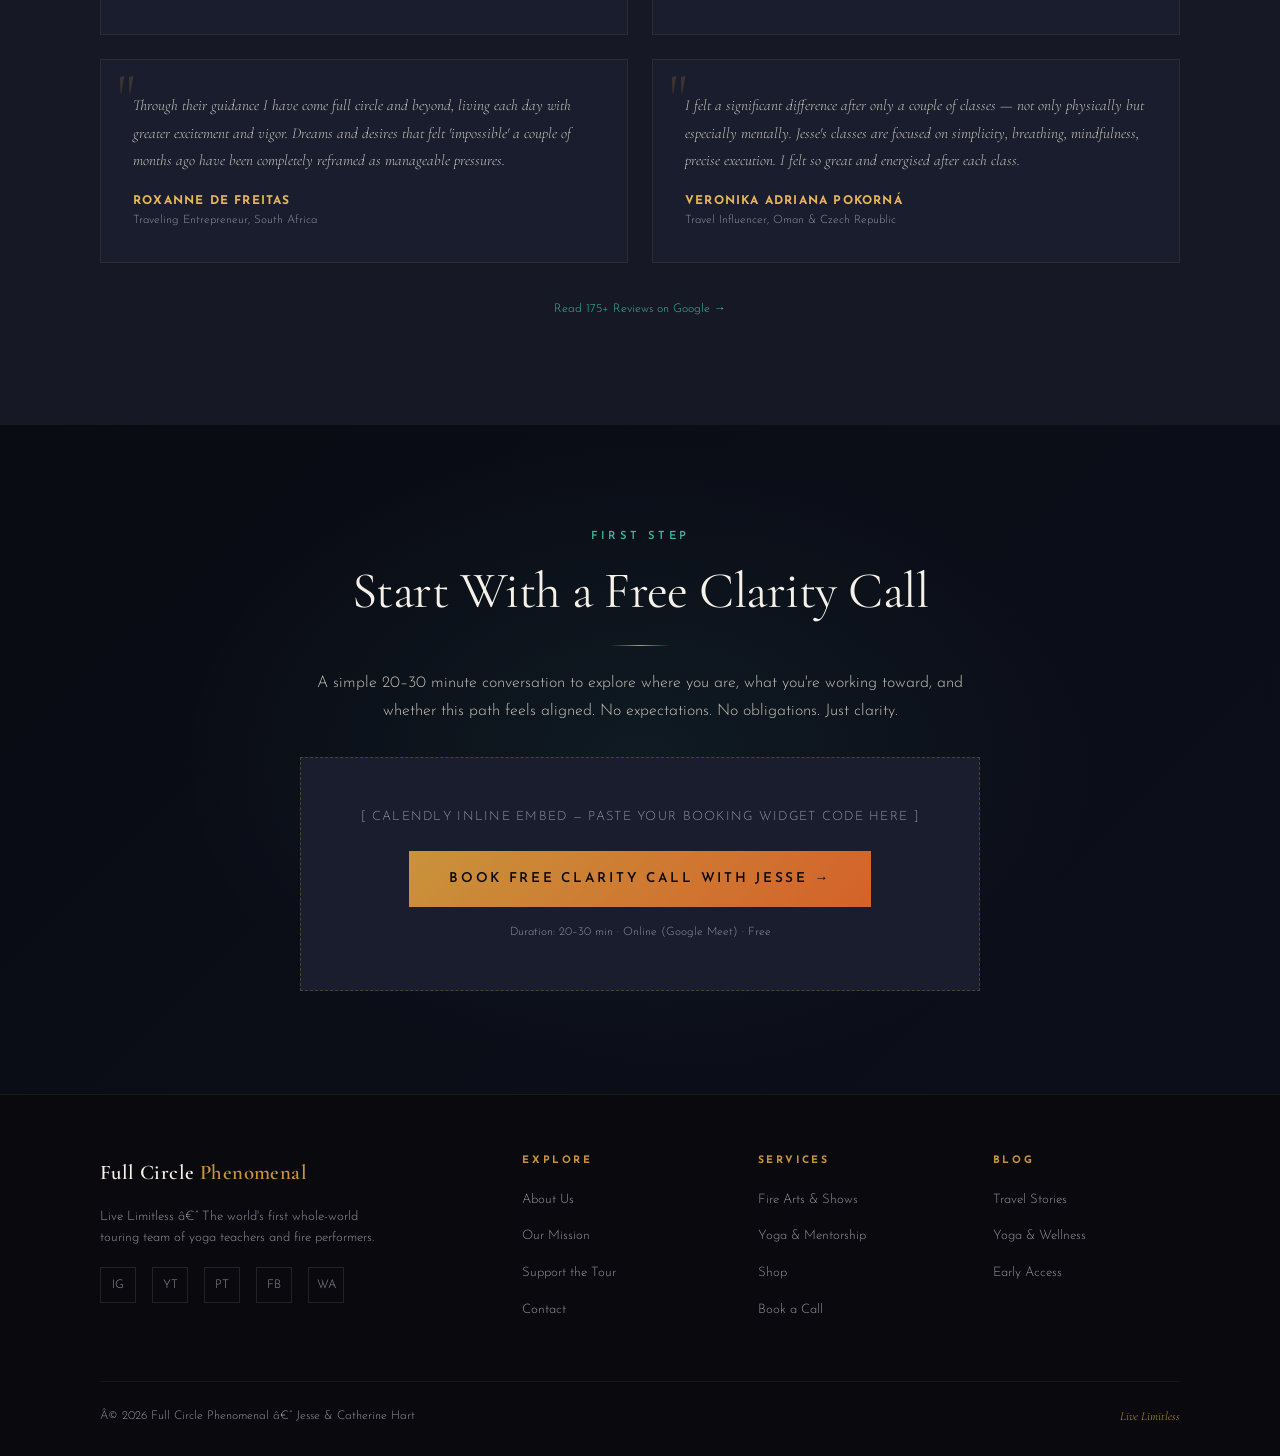
<file: yoga-mentorship.html>
<!DOCTYPE html>
<html lang="en">
<head>
  <meta charset="UTF-8">
  <meta name="viewport" content="width=device-width, initial-scale=1.0">
  <title>Yoga &amp; Mentorship — Full Circle Phenomenal</title>
  <meta name="description" content="Private mentorship with Jesse Hart. Conscious Fitness, True Yoga, manifestation, and dream life design. Book a free clarity call.">
  <link rel="icon" href="https://full-circle-phenomenal.com/wp-content/uploads/2024/10/cropped-photo-output-270x270.jpeg">
  <link rel="stylesheet" href="../css/global.css">
  <style>
    .yoga-hero { position:relative;min-height:75vh;display:flex;align-items:center;background:var(--black);overflow:hidden;padding-top:var(--nav-height); }
    .yoga-hero__bg { position:absolute;inset:0;background:radial-gradient(ellipse 70% 80% at 30% 50%, rgba(61,184,160,0.1) 0%, transparent 55%), radial-gradient(ellipse 50% 60% at 80% 30%, rgba(201,147,58,0.08) 0%, transparent 50%), linear-gradient(160deg,#0a0a0e,#0c111a); }
    .yoga-hero__content { position:relative;z-index:2;max-width:700px; }
    .benefits-grid { display:grid;grid-template-columns:repeat(3,1fr);gap:1.5rem;margin-top:3rem; }
    .benefit-card { padding:2rem;background:var(--card-bg);border:1px solid rgba(255,255,255,0.06);border-top:3px solid var(--teal);transition:all var(--transition); }
    .benefit-card:hover { border-top-color:var(--gold);transform:translateY(-3px); }
    .benefit-card__icon { font-size:1.8rem;margin-bottom:0.8rem; }
    .benefit-card h4 { font-size:1.1rem;margin-bottom:0.5rem; }
    .offerings-grid { display:grid;grid-template-columns:1fr 1fr;gap:4rem;align-items:start; }
    .offering-box { background:var(--card-bg);border:1px solid rgba(255,255,255,0.06);padding:2.5rem;position:relative;overflow:hidden; }
    .offering-box::after { content:'';position:absolute;top:0;left:0;right:0;height:3px; }
    .offering-box--yoga::after { background:linear-gradient(90deg,var(--teal),transparent); }
    .offering-box--mentor::after { background:linear-gradient(90deg,var(--gold),transparent); }
    .testimonials-section { padding:var(--section-pad) 0;background:var(--dark-surface); }
    .testi-grid { display:grid;grid-template-columns:repeat(2,1fr);gap:1.5rem;margin-top:3rem; }
    .testi-card { background:var(--card-bg);border:1px solid rgba(201,147,58,0.12);padding:2rem;position:relative; }
    .testi-card::before { content:'"';position:absolute;top:0.3rem;left:1rem;font-family:var(--font-display);font-size:4rem;color:var(--gold);opacity:0.2;line-height:1; }
    .testi-card__text { font-family:var(--font-display);font-style:italic;font-size:0.95rem;line-height:1.8;color:var(--text-body);margin-bottom:1rem; }
    .testi-card__name { font-size:0.75rem;font-weight:700;letter-spacing:0.1em;text-transform:uppercase;color:var(--gold-light); }
    .testi-card__role { font-size:0.72rem;color:var(--text-muted); }
    .cta-banner { padding:var(--section-pad) 0;background:linear-gradient(135deg,#0a0c14,#0c0e1a);text-align:center;position:relative;overflow:hidden; }
    .cta-banner::before { content:'';position:absolute;inset:0;background:radial-gradient(ellipse 60% 80% at 50% 50%,rgba(61,184,160,0.08) 0%,transparent 60%); }
    .calendar-embed { background:var(--card-bg);border:1px dashed rgba(201,147,58,0.3);padding:3rem;text-align:center;margin-top:2rem; }
    @media(max-width:900px) {
      .benefits-grid { grid-template-columns:1fr 1fr; }
      .offerings-grid { grid-template-columns:1fr; }
      .testi-grid { grid-template-columns:1fr; }
    }
    @media(max-width:600px) { .benefits-grid { grid-template-columns:1fr; } }
  </style>
</head>
<body>
  <div id="nav-inject"></div>

  <section class="yoga-hero">
    <div class="yoga-hero__bg"></div>
    <div class="container">
      <div class="yoga-hero__content">
        <span class="eyebrow">Yoga &amp; Mentorship</span>
        <h1 style="animation:fadeUp 0.8s 0.2s both;">Create the Strongest, Healthiest, Most <em style="color:var(--teal);">Aligned</em> Version of Yourself.</h1>
        <p style="animation:fadeUp 0.8s 0.4s both;font-size:1.05rem;line-height:1.8;margin-bottom:2rem;">Private mentorship with Jesse Hart — integrating Conscious Fitness, True Yoga, manifestation, transmutation, and dream life design. 13+ years of teaching. 175+ five-star reviews.</p>
        <div style="display:flex;gap:1rem;flex-wrap:wrap;animation:fadeUp 0.8s 0.6s both;">
          <a href="https://calendly.com/full-circle-phenomenal/30min" target="_blank" rel="noopener" class="btn btn--teal">Book Free Clarity Call</a>
          <a href="https://youtube.com/fullcirclephenomenaljessehart" target="_blank" rel="noopener" class="btn btn--outline">50+ Free Yoga Classes</a>
        </div>
        <p style="font-size:0.75rem;color:var(--text-muted);margin-top:1rem;animation:fadeUp 0.8s 0.8s both;">★ Limited number of private clients accepted at any time</p>
      </div>
    </div>
  </section>

  <section class="section" style="background:var(--deep-navy);">
    <div class="container">
      <div class="section-head section-head--center reveal">
        <span class="eyebrow">Transformation Areas</span>
        <h2>What Changes When You Do This Work</h2>
        <div class="divider"></div>
      </div>
      <div class="benefits-grid">
        <div class="benefit-card reveal"><div class="benefit-card__icon">💪</div><h4>Physical Strength &amp; Vitality</h4><p>A stronger, more resilient body capable of supporting the life you love to live — built for longevity, not just looks.</p></div>
        <div class="benefit-card reveal"><div class="benefit-card__icon">🧭</div><h4>Clarity of Direction</h4><p>Move forward with confidence and purpose. No more scattered uncertainty — you understand what to do and when to do it.</p></div>
        <div class="benefit-card reveal"><div class="benefit-card__icon">🔥</div><h4>Disciplined Living</h4><p>Daily routines become supportive rather than restrictive, creating powerful momentum in every area of life.</p></div>
        <div class="benefit-card reveal"><div class="benefit-card__icon">💗</div><h4>Emotional Transmutation</h4><p>Past experiences become sources of strength and wisdom. You stop being defined by what happened and start being shaped by what you choose.</p></div>
        <div class="benefit-card reveal"><div class="benefit-card__icon">🌍</div><h4>Freedom Lifestyle Design</h4><p>Health, work, travel, and growth begin to support each other rather than compete. Design a life that actually reflects your values.</p></div>
        <div class="benefit-card reveal"><div class="benefit-card__icon">✨</div><h4>Manifestation That Works</h4><p>Practical methods drawn from Neville Goddard, Abraham Hicks, and real-world application — not wishful thinking but conscious creation.</p></div>
      </div>
    </div>
  </section>

  <section class="section">
    <div class="container">
      <div class="section-head section-head--center reveal">
        <span class="eyebrow">What We Offer</span>
        <h2>Yoga, Training &amp; Mentorship</h2>
        <div class="divider"></div>
      </div>
      <div class="offerings-grid" style="margin-top:3rem;">
        <div class="offering-box offering-box--yoga reveal">
          <span class="eyebrow" style="color:var(--teal);">Free Resource</span>
          <h3>Yoga, QiGong &amp; Meditation</h3>
          <p>As 12+ years experienced yoga teachers, we guide practices that awaken the body, center the mind, and harmonize vibration. True Yoga is not just about rolling out the mat and holding poses — it's a physical and non-physical investment that harmonizes the nervous system.</p>
          <p>Our YouTube channel has <strong>50+ free online classes</strong> — from beginners seated yoga to advanced practice, filmed everywhere from the Great Pyramids of Egypt to the jungles of South America.</p>
          <a href="https://youtube.com/fullcirclephenomenaljessehart" target="_blank" rel="noopener" class="btn btn--teal" style="margin-top:1rem;">Access 50+ Free Classes</a>
        </div>
        <div class="offering-box offering-box--mentor reveal">
          <span class="eyebrow" style="color:var(--gold);">Private Mentorship</span>
          <h3>1:1 with Jesse Hart</h3>
          <p>Each mentorship journey is unique and tailored to the individual. Core areas we explore depending on your goals: Conscious Fitness, True Yoga Integration, Mindset &amp; Manifestation, Transmutation of Past Experiences, Dream Life Cultivation, and Freedom-Based Lifestyle Design.</p>
          <p>Jesse works with a <strong>select number of private clients</strong> at any given time. The clarity call is the first step in exploring whether this path feels aligned for you.</p>
          <ul style="list-style:none;margin:1rem 0;font-size:0.85rem;color:var(--text-body);">
            <li style="padding:0.3rem 0;padding-left:1.2rem;position:relative;"><span style="position:absolute;left:0;color:var(--gold);">→</span> Free 20–30 min clarity call to start</li>
            <li style="padding:0.3rem 0;padding-left:1.2rem;position:relative;"><span style="position:absolute;left:0;color:var(--gold);">→</span> Online (Google Meet) — available worldwide</li>
            <li style="padding:0.3rem 0;padding-left:1.2rem;position:relative;"><span style="position:absolute;left:0;color:var(--gold);">→</span> Limited availability — selective intake</li>
          </ul>
          <!-- Calendly embed placeholder -->
          <a href="https://calendly.com/full-circle-phenomenal/30min" target="_blank" rel="noopener" class="btn btn--primary" style="margin-top:0.5rem;">Book Free Clarity Call</a>
          <p style="font-size:0.72rem;color:var(--text-muted);margin-top:0.8rem;">No obligation. Purpose of this call is clarity — not commitment.</p>
        </div>
      </div>
    </div>
  </section>

  <section class="testimonials-section">
    <div class="container">
      <div class="section-head section-head--center reveal">
        <span class="eyebrow">Client Experiences</span>
        <h2>What People Say</h2>
        <div class="divider"></div>
        <p style="max-width:600px;margin:0 auto;color:var(--text-muted);">175+ five-star reviews on Google Business. A few words from a handful of the people Jesse has worked with.</p>
      </div>
      <div class="testi-grid">
        <div class="testi-card reveal">
          <p class="testi-card__text">We worked on professional business skills, street smarts, travel training as well as deep personal transformation. I left the country for the first time to Costa Rica, expanded my Flow Arts skills, learned to fire dance, performed professionally... I love my life.</p>
          <div class="testi-card__name">Serine Figueroa</div>
          <div class="testi-card__role">Traveling Entrepreneur, USA</div>
        </div>
        <div class="testi-card reveal">
          <p class="testi-card__text">I'm 69, and in my 4th year practicing with Jesse. I have much more flexibility, ease and range of motion. Old friends and new respond with surprise at my appearance and capabilities. "You seem more like 35 or 40." I'm more supple than in my 30s.</p>
          <div class="testi-card__name">Joanne Ellis</div>
          <div class="testi-card__role">Retired, USA</div>
        </div>
        <div class="testi-card reveal">
          <p class="testi-card__text">Through their guidance I have come full circle and beyond, living each day with greater excitement and vigor. Dreams and desires that felt 'impossible' a couple of months ago have been completely reframed as manageable pressures.</p>
          <div class="testi-card__name">Roxanne de Freitas</div>
          <div class="testi-card__role">Traveling Entrepreneur, South Africa</div>
        </div>
        <div class="testi-card reveal">
          <p class="testi-card__text">I felt a significant difference after only a couple of classes — not only physically but especially mentally. Jesse's classes are focused on simplicity, breathing, mindfulness, precise execution. I felt so great and energised after each class.</p>
          <div class="testi-card__name">Veronika Adriana Pokorná</div>
          <div class="testi-card__role">Travel Influencer, Oman &amp; Czech Republic</div>
        </div>
      </div>
      <div style="text-align:center;margin-top:2rem;">
        <a href="https://g.co/kgs/9kdf1k" target="_blank" rel="noopener" style="font-size:0.75rem;color:var(--teal);">Read 175+ Reviews on Google →</a>
      </div>
    </div>
  </section>

  <section class="cta-banner">
    <div class="container container--narrow reveal" style="position:relative;z-index:2;">
      <span class="eyebrow" style="display:block;text-align:center;margin-bottom:1rem;">First Step</span>
      <h2>Start With a Free Clarity Call</h2>
      <div class="divider"></div>
      <p>A simple 20–30 minute conversation to explore where you are, what you're working toward, and whether this path feels aligned. No expectations. No obligations. Just clarity.</p>
      <!-- Calendly embed block — replace with your Calendly inline embed code -->
      <div class="calendar-embed">
        <p style="color:var(--text-muted);font-size:0.8rem;letter-spacing:0.1em;text-transform:uppercase;margin-bottom:1.5rem;">[ Calendly Inline Embed — paste your booking widget code here ]</p>
        <a href="https://calendly.com/full-circle-phenomenal/30min" target="_blank" rel="noopener" class="btn btn--primary" style="font-size:0.85rem;padding:16px 40px;">Book Free Clarity Call with Jesse →</a>
        <p style="font-size:0.72rem;color:var(--text-muted);margin-top:1rem;">Duration: 20–30 min · Online (Google Meet) · Free</p>
      </div>
    </div>
  </section>

  <div id="footer-inject"></div>
  <script src="../js/components.js"></script>
</body>
</html>
</file>
<file: css/global.css>
/* ============================================================
   FULL CIRCLE PHENOMENAL — Global Styles
   Fire against night sky: deep black/midnight + warm gold/amber + teal accents
   ============================================================ */

@import url('https://fonts.googleapis.com/css2?family=Cormorant+Garamond:ital,wght@0,300;0,400;0,500;0,600;0,700;1,300;1,400;1,600&family=Josefin+Sans:wght@200;300;400;600;700&display=swap');

/* ---- CSS Variables ---- */
:root {
  --black:       #0a0a0e;
  --deep-navy:   #0c0e1a;
  --midnight:    #111428;
  --dark-surface:#161925;
  --card-bg:     #1a1d2e;

  --gold:        #c9933a;
  --gold-light:  #e8b55a;
  --gold-pale:   #f5d89a;
  --amber:       #d4622a;
  --fire:        #e8491d;

  --teal:        #3db8a0;
  --teal-dark:   #1f7a6a;
  --teal-glow:   rgba(61,184,160,0.15);

  --white:       #f5f0e8;
  --off-white:   #e8e2d4;
  --text-muted:  #9490a0;
  --text-body:   #c8c2b8;

  --font-display: 'Cormorant Garamond', Georgia, serif;
  --font-body:    'Josefin Sans', sans-serif;

  --nav-height: 72px;
  --section-pad: clamp(60px, 8vw, 120px);

  --transition: 0.35s cubic-bezier(0.25, 0.46, 0.45, 0.94);
  --glow-gold: 0 0 40px rgba(201,147,58,0.3);
  --glow-fire: 0 0 60px rgba(232,73,29,0.25);
}

/* ---- Reset & Base ---- */
*, *::before, *::after { box-sizing: border-box; margin: 0; padding: 0; }

html {
  scroll-behavior: smooth;
  font-size: 16px;
}

body {
  background: var(--black);
  color: var(--text-body);
  font-family: var(--font-body);
  font-weight: 300;
  line-height: 1.7;
  overflow-x: hidden;
  -webkit-font-smoothing: antialiased;
}

/* ---- Typography ---- */
h1, h2, h3, h4, h5 {
  font-family: var(--font-display);
  color: var(--white);
  line-height: 1.15;
  letter-spacing: -0.01em;
}

h1 { font-size: clamp(2.8rem, 6vw, 5.5rem); font-weight: 300; }
h2 { font-size: clamp(2rem, 4vw, 3.5rem); font-weight: 400; }
h3 { font-size: clamp(1.4rem, 2.5vw, 2rem); font-weight: 400; }
h4 { font-size: clamp(1.1rem, 1.8vw, 1.4rem); font-weight: 500; }

p { margin-bottom: 1.2em; }
p:last-child { margin-bottom: 0; }

a { color: var(--gold-light); text-decoration: none; transition: color var(--transition); }
a:hover { color: var(--gold-pale); }

strong { color: var(--white); font-weight: 600; }
em { color: var(--gold-light); font-style: italic; }

/* ---- Utility Classes ---- */
.container {
  width: 100%;
  max-width: 1200px;
  margin: 0 auto;
  padding: 0 clamp(20px, 5vw, 60px);
}

.container--wide { max-width: 1400px; }
.container--narrow { max-width: 800px; }

.section { padding: var(--section-pad) 0; }
.section--dark { background: var(--deep-navy); }
.section--darker { background: var(--black); }
.section--card { background: var(--dark-surface); }

.text-gold { color: var(--gold-light); }
.text-teal { color: var(--teal); }
.text-muted { color: var(--text-muted); }
.text-center { text-align: center; }
.text-upper { text-transform: uppercase; letter-spacing: 0.2em; font-size: 0.75em; }

.eyebrow {
  display: inline-block;
  font-family: var(--font-body);
  font-size: 0.7rem;
  font-weight: 600;
  letter-spacing: 0.3em;
  text-transform: uppercase;
  color: var(--teal);
  margin-bottom: 1rem;
}

.divider {
  width: 60px;
  height: 1px;
  background: linear-gradient(90deg, transparent, var(--gold), transparent);
  margin: 1.5rem auto;
}

/* ---- Buttons ---- */
.btn {
  display: inline-flex;
  align-items: center;
  gap: 0.5rem;
  padding: 14px 36px;
  font-family: var(--font-body);
  font-size: 0.75rem;
  font-weight: 600;
  letter-spacing: 0.2em;
  text-transform: uppercase;
  text-decoration: none;
  border: none;
  cursor: pointer;
  transition: all var(--transition);
  position: relative;
  overflow: hidden;
}

.btn--primary {
  background: linear-gradient(135deg, var(--gold), var(--amber));
  color: var(--black);
}
.btn--primary::after {
  content: '';
  position: absolute;
  inset: 0;
  background: rgba(255,255,255,0.15);
  transform: translateX(-100%);
  transition: transform 0.4s ease;
}
.btn--primary:hover::after { transform: translateX(0); }
.btn--primary:hover { color: var(--black); box-shadow: var(--glow-gold); transform: translateY(-2px); }

.btn--outline {
  background: transparent;
  color: var(--gold-light);
  border: 1px solid var(--gold);
}
.btn--outline:hover {
  background: rgba(201,147,58,0.1);
  color: var(--gold-pale);
  border-color: var(--gold-light);
  box-shadow: var(--glow-gold);
  transform: translateY(-2px);
}

.btn--teal {
  background: var(--teal-dark);
  color: var(--white);
  border: 1px solid var(--teal);
}
.btn--teal:hover {
  background: var(--teal);
  color: var(--black);
  transform: translateY(-2px);
}

.btn--ghost {
  background: transparent;
  color: var(--text-body);
  border: 1px solid rgba(255,255,255,0.15);
}
.btn--ghost:hover {
  background: rgba(255,255,255,0.05);
  color: var(--white);
  border-color: rgba(255,255,255,0.3);
}

/* ---- Navigation ---- */
.nav {
  position: fixed;
  top: 0;
  left: 0;
  right: 0;
  z-index: 1000;
  height: var(--nav-height);
  display: flex;
  align-items: center;
  transition: background var(--transition), backdrop-filter var(--transition);
}

.nav.scrolled {
  background: rgba(10,10,14,0.92);
  backdrop-filter: blur(20px);
  border-bottom: 1px solid rgba(201,147,58,0.12);
}

.nav__inner {
  display: flex;
  align-items: center;
  justify-content: space-between;
  width: 100%;
}

.nav__logo {
  font-family: var(--font-display);
  font-size: 1.3rem;
  font-weight: 600;
  color: var(--white);
  letter-spacing: 0.02em;
  text-decoration: none;
  display: flex;
  align-items: center;
  gap: 0.5rem;
}
.nav__logo span { color: var(--gold); }

.nav__links {
  display: flex;
  align-items: center;
  gap: 2rem;
  list-style: none;
}

.nav__links a {
  font-size: 0.7rem;
  font-weight: 600;
  letter-spacing: 0.18em;
  text-transform: uppercase;
  color: var(--text-body);
  transition: color var(--transition);
  position: relative;
}
.nav__links a::after {
  content: '';
  position: absolute;
  bottom: -4px;
  left: 0;
  width: 0;
  height: 1px;
  background: var(--gold);
  transition: width var(--transition);
}
.nav__links a:hover, .nav__links a.active {
  color: var(--gold-light);
}
.nav__links a:hover::after, .nav__links a.active::after { width: 100%; }

/* Dropdown */
.nav__dropdown { position: relative; }
.nav__dropdown-menu {
  position: absolute;
  top: calc(100% + 12px);
  left: 50%;
  transform: translateX(-50%);
  background: rgba(17,20,40,0.97);
  border: 1px solid rgba(201,147,58,0.2);
  backdrop-filter: blur(20px);
  min-width: 180px;
  opacity: 0;
  pointer-events: none;
  transition: opacity 0.25s, transform 0.25s;
  transform: translateX(-50%) translateY(-8px);
}
.nav__dropdown:hover .nav__dropdown-menu {
  opacity: 1;
  pointer-events: all;
  transform: translateX(-50%) translateY(0);
}
.nav__dropdown-menu a {
  display: block;
  padding: 12px 20px;
  font-size: 0.68rem;
  border-bottom: 1px solid rgba(255,255,255,0.05);
}
.nav__dropdown-menu a:last-child { border-bottom: none; }

/* Hamburger */
.nav__toggle {
  display: none;
  flex-direction: column;
  gap: 5px;
  cursor: pointer;
  padding: 4px;
  background: none;
  border: none;
}
.nav__toggle span {
  display: block;
  width: 24px;
  height: 1.5px;
  background: var(--white);
  transition: all 0.3s;
}
.nav__toggle.open span:nth-child(1) { transform: rotate(45deg) translate(4.5px, 4.5px); }
.nav__toggle.open span:nth-child(2) { opacity: 0; }
.nav__toggle.open span:nth-child(3) { transform: rotate(-45deg) translate(4.5px, -4.5px); }

/* Mobile nav */
.nav__mobile {
  display: none;
  position: fixed;
  inset: 0;
  top: var(--nav-height);
  background: rgba(10,10,14,0.98);
  backdrop-filter: blur(20px);
  z-index: 999;
  flex-direction: column;
  align-items: center;
  justify-content: center;
  gap: 2rem;
}
.nav__mobile.open { display: flex; }
.nav__mobile a {
  font-family: var(--font-display);
  font-size: 2rem;
  font-weight: 300;
  color: var(--white);
  letter-spacing: 0.04em;
}
.nav__mobile a:hover { color: var(--gold-light); }

/* ---- Cards ---- */
.card {
  background: var(--card-bg);
  border: 1px solid rgba(255,255,255,0.06);
  overflow: hidden;
  transition: transform var(--transition), box-shadow var(--transition), border-color var(--transition);
}
.card:hover {
  transform: translateY(-4px);
  border-color: rgba(201,147,58,0.3);
  box-shadow: 0 20px 60px rgba(0,0,0,0.4);
}

.card__img {
  width: 100%;
  aspect-ratio: 16/10;
  object-fit: cover;
  display: block;
}

.card__body { padding: 1.8rem; }
.card__eyebrow { font-size: 0.65rem; font-weight: 700; letter-spacing: 0.25em; text-transform: uppercase; color: var(--teal); margin-bottom: 0.6rem; }
.card__title { font-family: var(--font-display); font-size: 1.3rem; color: var(--white); margin-bottom: 0.6rem; line-height: 1.3; }
.card__date { font-size: 0.7rem; color: var(--text-muted); letter-spacing: 0.1em; margin-bottom: 0.8rem; }
.card__excerpt { font-size: 0.88rem; color: var(--text-body); line-height: 1.6; }

/* ---- Grid layouts ---- */
.grid-2 { display: grid; grid-template-columns: repeat(2, 1fr); gap: 2rem; }
.grid-3 { display: grid; grid-template-columns: repeat(3, 1fr); gap: 2rem; }
.grid-4 { display: grid; grid-template-columns: repeat(4, 1fr); gap: 1.5rem; }

/* ---- Section Headings ---- */
.section-head { margin-bottom: clamp(40px, 5vw, 70px); }
.section-head--center { text-align: center; }

/* ---- Image placeholder ---- */
.img-placeholder {
  background: var(--midnight);
  display: flex;
  align-items: center;
  justify-content: center;
  color: var(--text-muted);
  font-size: 0.75rem;
  font-family: var(--font-body);
  letter-spacing: 0.1em;
  text-transform: uppercase;
}

/* ---- Forms ---- */
.form-group { margin-bottom: 1.2rem; }
.form-group label {
  display: block;
  font-size: 0.7rem;
  font-weight: 600;
  letter-spacing: 0.15em;
  text-transform: uppercase;
  color: var(--text-muted);
  margin-bottom: 0.5rem;
}
.form-group input,
.form-group select,
.form-group textarea {
  width: 100%;
  background: rgba(255,255,255,0.04);
  border: 1px solid rgba(255,255,255,0.1);
  color: var(--white);
  font-family: var(--font-body);
  font-size: 0.88rem;
  padding: 12px 16px;
  transition: border-color var(--transition);
  outline: none;
  -webkit-appearance: none;
  border-radius: 0;
}
.form-group input:focus,
.form-group select:focus,
.form-group textarea:focus {
  border-color: var(--gold);
  background: rgba(201,147,58,0.04);
}
.form-group textarea { resize: vertical; min-height: 120px; }
.form-group select option { background: var(--midnight); }

/* ---- Footer ---- */
.footer {
  background: var(--black);
  border-top: 1px solid rgba(201,147,58,0.1);
  padding: 60px 0 30px;
}
.footer__grid {
  display: grid;
  grid-template-columns: 2fr 1fr 1fr 1fr;
  gap: 3rem;
  margin-bottom: 3rem;
}
.footer__brand { max-width: 300px; }
.footer__logo {
  font-family: var(--font-display);
  font-size: 1.4rem;
  font-weight: 600;
  color: var(--white);
  margin-bottom: 1rem;
  display: block;
}
.footer__logo span { color: var(--gold); }
.footer__tagline { font-size: 0.8rem; color: var(--text-muted); margin-bottom: 1.2rem; }
.footer__social { display: flex; gap: 1rem; }
.footer__social a {
  width: 36px;
  height: 36px;
  border: 1px solid rgba(255,255,255,0.1);
  display: flex;
  align-items: center;
  justify-content: center;
  font-size: 0.75rem;
  color: var(--text-muted);
  transition: all var(--transition);
}
.footer__social a:hover { border-color: var(--gold); color: var(--gold); }
.footer__col h5 {
  font-family: var(--font-body);
  font-size: 0.65rem;
  font-weight: 700;
  letter-spacing: 0.25em;
  text-transform: uppercase;
  color: var(--gold);
  margin-bottom: 1.2rem;
}
.footer__col ul { list-style: none; }
.footer__col ul li { margin-bottom: 0.6rem; }
.footer__col ul li a { font-size: 0.82rem; color: var(--text-muted); }
.footer__col ul li a:hover { color: var(--gold-light); }
.footer__bottom {
  border-top: 1px solid rgba(255,255,255,0.06);
  padding-top: 1.5rem;
  display: flex;
  justify-content: space-between;
  align-items: center;
  font-size: 0.75rem;
  color: var(--text-muted);
}

/* ---- Page Hero ---- */
.page-hero {
  padding-top: calc(var(--nav-height) + 60px);
  padding-bottom: 60px;
  text-align: center;
  background: var(--deep-navy);
  position: relative;
  overflow: hidden;
}
.page-hero::before {
  content: '';
  position: absolute;
  top: -100px;
  left: 50%;
  transform: translateX(-50%);
  width: 600px;
  height: 400px;
  background: radial-gradient(ellipse, rgba(201,147,58,0.12) 0%, transparent 70%);
  pointer-events: none;
}
.page-hero h1 { margin-bottom: 1rem; }
.page-hero p { max-width: 600px; margin: 0 auto; color: var(--text-body); font-size: 1rem; }

/* ---- Testimonial ---- */
.testimonial {
  background: var(--card-bg);
  border: 1px solid rgba(201,147,58,0.15);
  padding: 2.5rem;
  position: relative;
}
.testimonial::before {
  content: '"';
  position: absolute;
  top: 0.5rem;
  left: 1.5rem;
  font-family: var(--font-display);
  font-size: 5rem;
  color: var(--gold);
  opacity: 0.25;
  line-height: 1;
}
.testimonial__text {
  font-family: var(--font-display);
  font-size: 1rem;
  font-style: italic;
  color: var(--text-body);
  line-height: 1.8;
  margin-bottom: 1.2rem;
}
.testimonial__author { font-size: 0.75rem; font-weight: 600; letter-spacing: 0.1em; text-transform: uppercase; color: var(--gold-light); }
.testimonial__role { font-size: 0.72rem; color: var(--text-muted); }

/* ---- Scroll animation base ---- */
.reveal {
  opacity: 0;
  transform: translateY(30px);
  transition: opacity 0.7s ease, transform 0.7s ease;
}
.reveal.visible {
  opacity: 1;
  transform: translateY(0);
}

/* ---- Animations ---- */
@keyframes fadeUp {
  from { opacity: 0; transform: translateY(40px); }
  to   { opacity: 1; transform: translateY(0); }
}
@keyframes flicker {
  0%,100% { opacity: 1; }
  50% { opacity: 0.85; }
}
@keyframes pulseGlow {
  0%,100% { box-shadow: 0 0 20px rgba(201,147,58,0.2); }
  50%      { box-shadow: 0 0 50px rgba(201,147,58,0.5); }
}
@keyframes float {
  0%,100% { transform: translateY(0px); }
  50%      { transform: translateY(-8px); }
}
@keyframes ember {
  0%   { opacity: 1; transform: translateY(0) scale(1); }
  100% { opacity: 0; transform: translateY(-80px) scale(0); }
}

/* ---- Responsive ---- */
@media (max-width: 1024px) {
  .grid-4 { grid-template-columns: repeat(2, 1fr); }
  .footer__grid { grid-template-columns: 1fr 1fr; }
}

@media (max-width: 768px) {
  .nav__links { display: none; }
  .nav__toggle { display: flex; }
  .grid-2, .grid-3 { grid-template-columns: 1fr; }
  .grid-4 { grid-template-columns: 1fr; }
  .footer__grid { grid-template-columns: 1fr; gap: 2rem; }
  .footer__bottom { flex-direction: column; gap: 0.5rem; text-align: center; }
}
</file>
